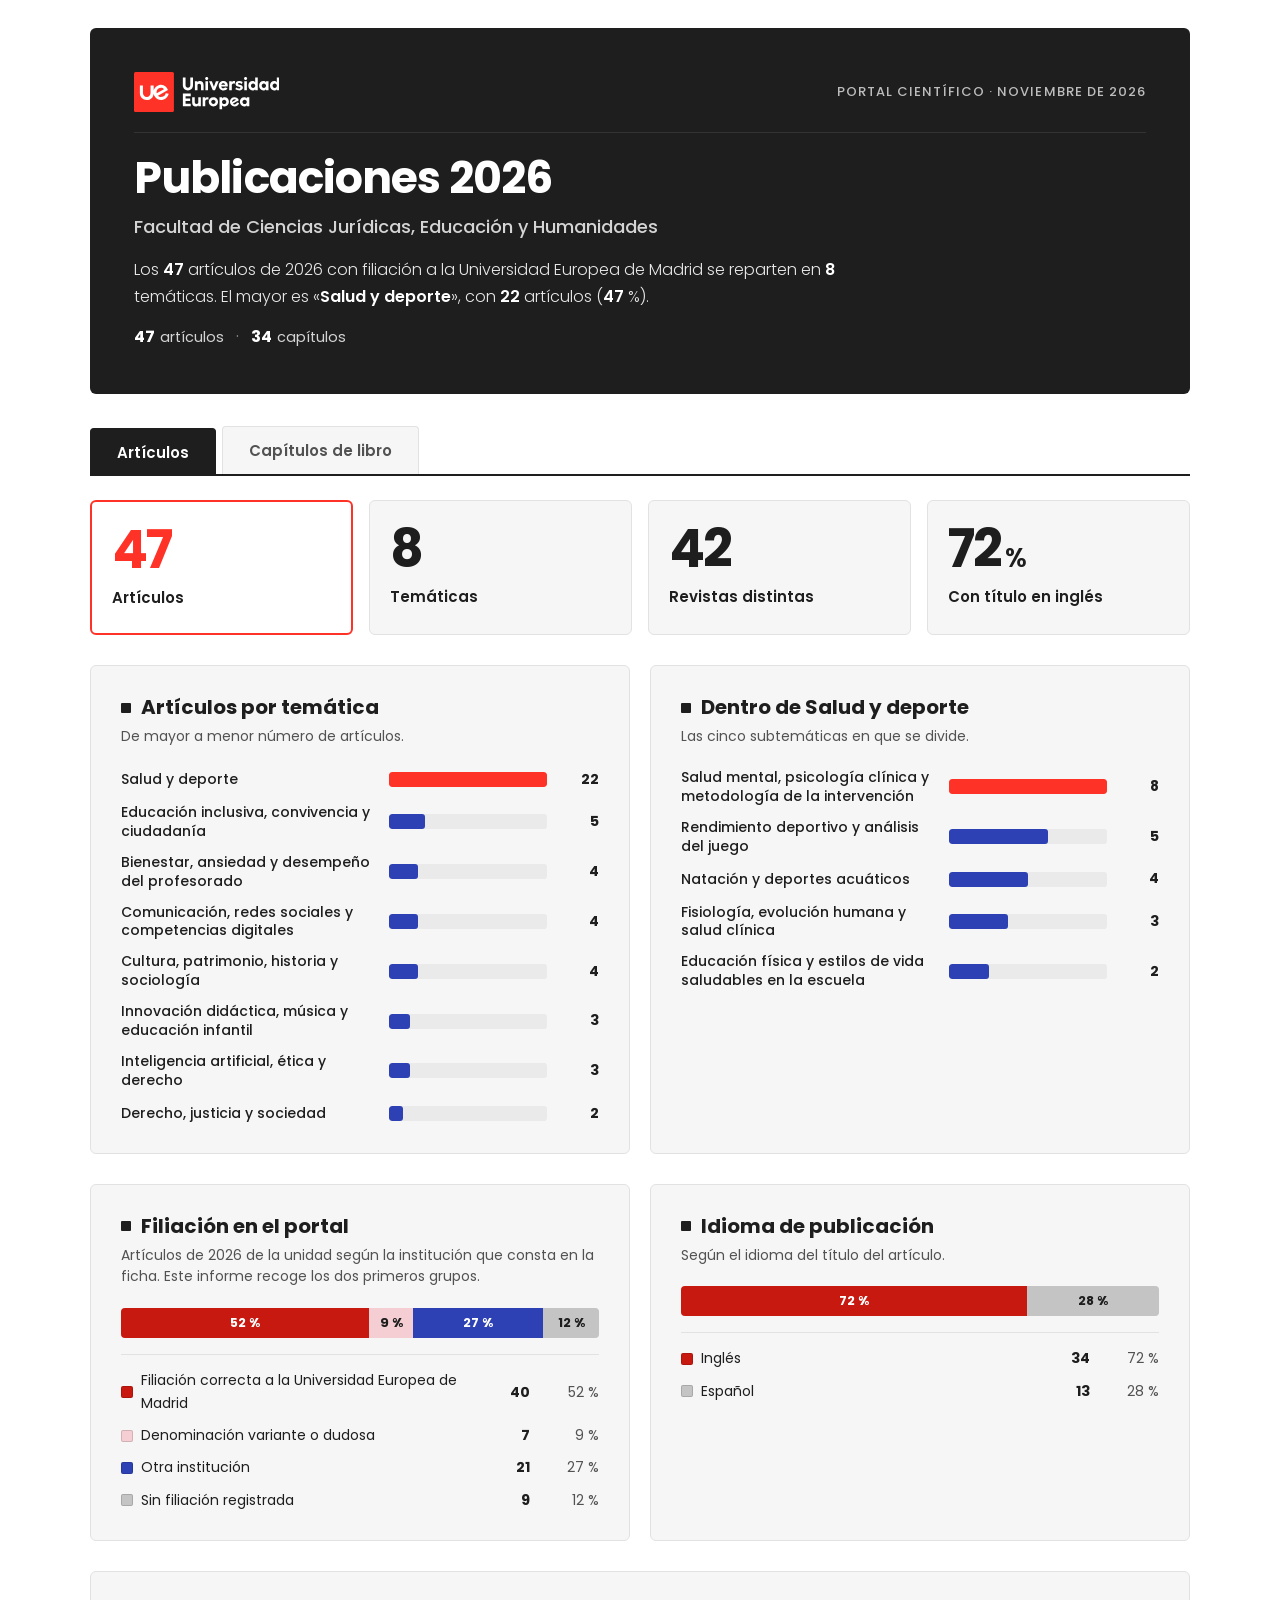
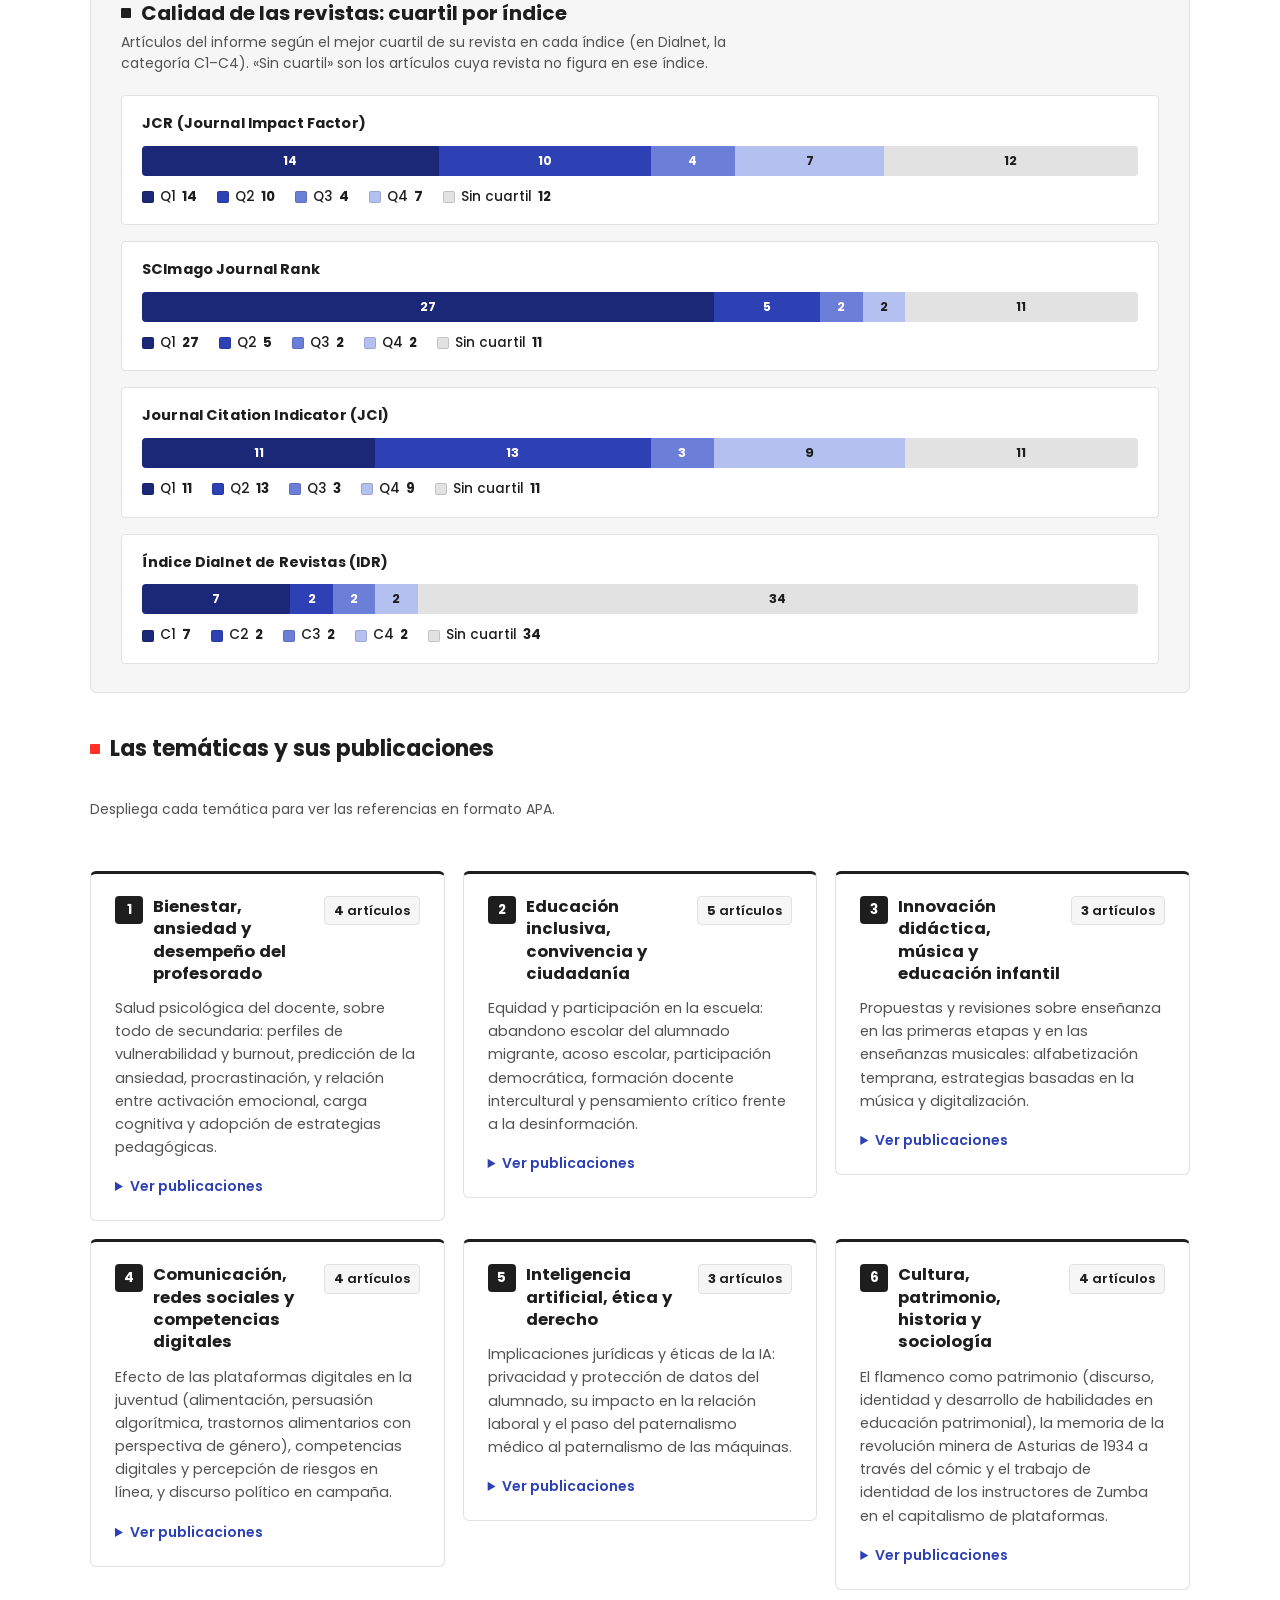
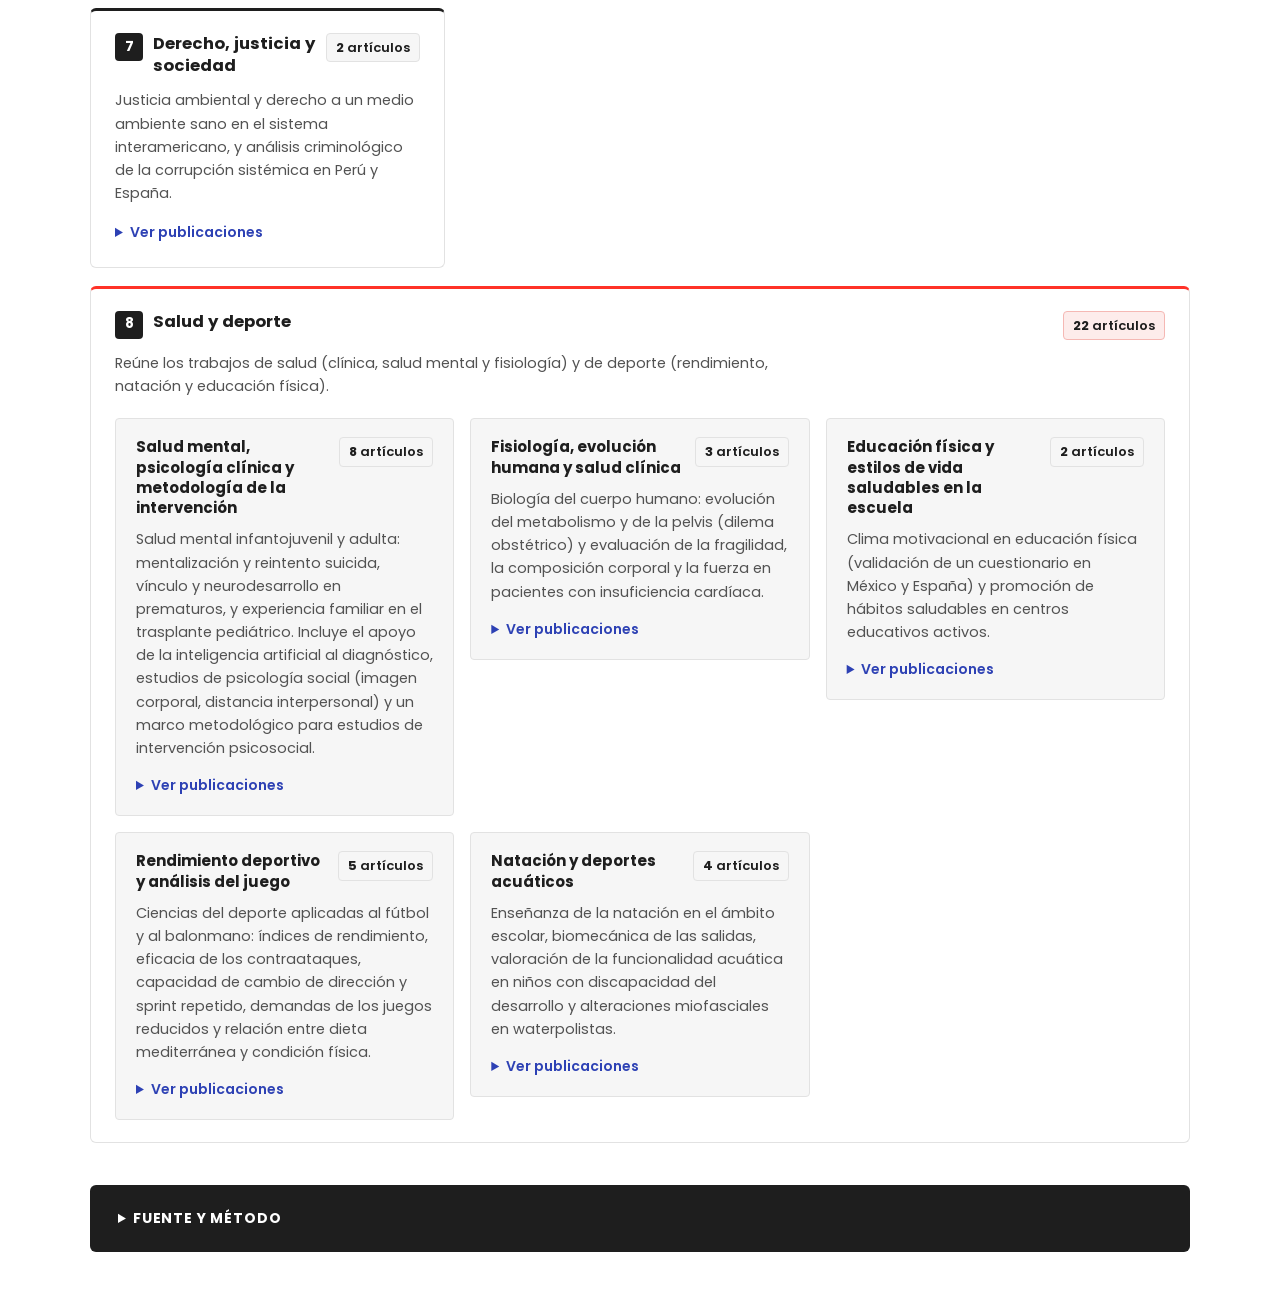
<file: index.html>
<!DOCTYPE html>
<html lang="es">
<head>
<meta charset="utf-8">
<meta name="viewport" content="width=device-width, initial-scale=1, viewport-fit=cover">
<title>Publicaciones 2026 · Facultad de Ciencias Jurídicas, Educación y Humanidades · Universidad Europea</title>
<link rel="preconnect" href="https://fonts.googleapis.com">
<link rel="preconnect" href="https://fonts.gstatic.com" crossorigin>
<link href="https://fonts.googleapis.com/css2?family=Poppins:wght@300;400;500;600;700;800&display=swap" rel="stylesheet">
<link rel="stylesheet" href="uem.css">
</head>
<body>

<div class="inf">
  <!-- CABECERA INSTITUCIONAL (ANTRACITA #1E1E1E) -->
  <header class="inf-hero">
    <div class="header-top">
      <!-- LOGO OFICIAL VECTORIAL UEM (Extraído en línea con cuadrado #FF3228) -->
      <svg class="logo-svg" viewBox="0 0 378.14 103.96" role="img" aria-label="Universidad Europea">
        <rect width="103.76" height="103.76" rx="4" fill="#FF3228"/>
        <path fill="#FFFFFF" d="M82.51,55.35c-1.48,6.81-6.86,8.73-9.14,9.25c-0.96,0.22-1.93,0.33-2.9,0.33c-3.13,0-6.09-1.18-8.16-3.23l25.82-14.92c-1.21-3.1-2.83-6.1-5.36-8.45c-4.49-4.16-11.02-6.06-17.03-4.64c-3.13,0.74-6.08,2.34-8.49,4.46c-2.07,1.82-3.78,4.06-4.93,6.57c-0.21,0.46-0.41,0.94-0.58,1.42c-0.26,0.72-0.47,1.46-0.63,2.22V34.79h-8.06v19.95c0,5.88-4.23,10.32-9.84,10.32c-5.65,0-9.91-4.44-9.91-10.32V34.79h-8.06v19.95c0,10.49,7.56,18.11,17.97,18.11c9.88,0,17.16-6.91,17.83-16.63c0.59,3.19,1.89,6.32,3.87,9c3.52,4.78,9.34,7.63,15.57,7.630c1.55,0,3.12-0.18,4.65-0.52c7.75-1.75,13.53-7.67,15.16-15.48L82.51,55.35z M58.86,55.02c-0.45-2.22-0.34-4.35,0.32-6.18c0.98-2.69,3.05-4.93,5.54-6.31c4.25-2.36,9.92-1.82,13.16,2.06L58.96,55.52L58.86,55.02z"/>
        <g fill="#FFFFFF">
          <path d="M126.95,34.58V14.15H134v20.43c0,3.71,2.67,6.48,6.19,6.48c3.52,0,6.14-2.76,6.14-6.48V14.15h7.05v20.43c0,7.67-5.62,13.33-13.19,13.33C132.57,47.91,126.95,42.25,126.95,34.58" />
          <path d="M180.9,34.25v13.24h-6.71v-12.1c0-3.24-1.76-5.1-4.52-5.1c-1.86,0-3.71,1.05-4.67,2.67v14.52h-6.71V24.1H165v2.76c1.29-2,3.76-3.24,6.38-3.24C177.29,23.63,180.9,27.68,180.9,34.25" />
          <path d="M192.33,47.49h-6.71V24.1h6.71V47.49z M193.05,16.82c0,2.24-1.86,4.09-4.090,4.09s-4.1-1.86-4.1-4.09c0-2.19,1.86-4.05,4.1-4.05S193.05,14.63,193.05,16.82" />
          <polygon points="210.53,47.49 204.81,47.49 195.1,24.1 202.38,24.1 207.67,38.34 212.86,24.1 220.19,24.1" />
          <path d="M237,33.1c-0.29-2.33-2.43-4.05-4.91-4.05c-2.81,0-4.67,1.52-5.29,4.05H237z M243.53,37.39h-16.81c0.62,3.19,2.81,4.86,6,4.86c2.09,0,4.29-0.95,5.1-2.38l5.24,3.19c-1.71,3.09-5.62,4.9-10.48,4.9c-6.86,0-12.29-5.33-12.29-12.29c0-6.81,5.33-12.05,12.14-12.05c6.33,0,11.29,4.9,11.29,11.14C243.72,35.58,243.67,36.48,243.53,37.39" />
          <path d="M262.67,24.06l-0.38,6.29c-0.9-0.33-2.05-0.52-3-0.52c-1.52,0-3.95,1.24-5.1,3.52v14.14h-6.71V24.1h6.71v2.76c1.14-2,3.67-3.24,5.62-3.24C261,23.63,261.96,23.77,262.67,24.06" />
          <path d="M263.34,45.01l2-4.67c2.19,1.62,5.05,2.48,7.9,2.48c2.1,0,3.43-0.81,3.43-1.9c-0.05-3.57-12.62-0.9-12.71-9.52c-0.05-4.38,3.86-7.76,9.38-7.76c3.29,0,6.57,0.81,8.91,2.67l-1.91,4.86c-1.81-1.38-4.76-2.43-7.29-2.43c-1.71,0-2.86,0.81-2.86,1.86c0.05,3.38,12.71,1.52,12.86,9.91c0,4.33-3.81,7.48-9.24,7.48C269.82,47.96,266.15,47.01,263.34,45.01" />
          <path d="M293.39,47.49h-6.71V24.1h6.71V47.49z M294.1,16.82c0,2.24-1.86,4.09-4.09,4.09c-2.24,0-4.1-1.86-4.1-4.09c0-2.19,1.86-4.05,4.1-4.05C292.25,12.77,294.1,14.63,294.1,16.82" />
          <polygon points="147.48,55.98 147.48,62.74 134.1,62.74 134.1,68.74 146.01,68.74 146.01,75.5 134.1,75.5 134.1,82.55 147.48,82.55 147.48,89.31 127.06,89.31 127.06,55.98" />
          <path d="M173.77,65.93v23.38h-6.71v-2.76c-1.33,2-3.81,3.24-6.38,3.24c-5.91,0-9.52-4.05-9.52-10.67V65.93h6.71v12.1c0,3.24,1.76,5.05,4.52,5.05c1.81,0,3.67-1,4.67-2.62V65.93H173.77z" />
          <path d="M193.68,65.88l-0.38,6.29c-0.9-0.33-2.05-0.52-3-0.52c-1.52,0-3.95,1.24-5.1,3.52v14.14h-6.71V65.93h6.71v2.76c1.14-2,3.67-3.24,5.62-3.24C192.01,65.45,192.96,65.59,193.68,65.88" />
          <path d="M200.78,77.64c0,3.24,2.38,5.71,5.57,5.71c3.14,0,5.57-2.48,5.57-5.71c0-3.33-2.43-5.76-5.57-5.76C203.16,71.88,200.78,74.31,200.78,77.64 M218.49,77.64c0,6.95-5.29,12.14-12.14,12.14c-6.9,0-12.14-5.19-12.14-12.14c0-6.95,5.24-12.19,12.14-12.19C213.2,65.45,218.49,70.69,218.49,77.64" />
          <path d="M235.87,65.45c-2.95,0-5.76,1.33-6.91,3.24v-2.76h-6.71v31.1h6.71V86.55c1.14,1.9,3.95,3.24,6.91,3.24c6.1,0,10.86-5.43,10.86-12.19C246.73,70.83,241.97,65.45,235.87,65.45z M234.35,83.36c-3.19,0-5.57-2.48-5.57-5.71c0-3.33,2.38-5.76,5.57-5.76c3.14,0,5.57,2.43,5.57,5.76C239.92,80.88,237.49,83.36,234.35,83.36z" />
          <path d="M314.96,14.15v12.71c-1.14-1.9-4-3.24-6.9-3.24c-6.1,0-10.91,5.38-10.91,12.14c0,6.76,4.81,12.19,10.91,12.19c2.95,0,5.76-1.33,6.9-3.24v2.76h6.71V14.15H314.96z M309.53,41.53c-3.19,0-5.57-2.48-5.57-5.71c0-3.33,2.38-5.76,5.57-5.76c3.14,0,5.57,2.43,5.57,5.76C315.1,39.06,312.67,41.53,309.53,41.53z" />
          <path d="M342.96,24.1v2.76c-1.14-1.9-4-3.24-6.9-3.24c-6.1,0-10.91,5.38-10.91,12.14c0,6.76,4.81,12.19,10.91,12.19c2.95,0,5.76-1.33,6.9-3.24v2.76h6.71V24.1H342.96z M337.54,41.53c-3.19,0-5.57-2.48-5.57-5.71c0-3.33,2.38-5.76,5.57-5.76c3.14,0,5.57,2.43,5.57,5.76C343.11,39.06,340.68,41.53,337.54,41.53z" />
          <path d="M371.2,14.15v12.71c-1.14-1.9-4-3.24-6.9-3.24c-6.1,0-10.91,5.38-10.91,12.14c0,6.76,4.81,12.19,10.91,12.19c2.95,0,5.76-1.33,6.9-3.24v2.76h6.71V14.15H371.2z M365.77,41.51c-3.19,0-5.57-2.48-5.57-5.71c0-3.33,2.38-5.76,5.57-5.76c3.14,0,5.57,2.43,5.57,5.76C371.35,39.03,368.92,41.51,365.77,41.51z" />
          <path d="M293.02,65.93v2.76c-1.14-1.9-4-3.24-6.9-3.24c-6.1,0-10.91,5.38-10.91,12.14c0,6.76,4.81,12.19,10.91,12.19c2.95,0,5.76-1.33,6.9-3.24v2.76h6.71V65.93H293.02z M287.59,83.36c-3.19,0-5.57-2.48-5.57-5.71c0-3.33,2.38-5.76,5.57-5.76c3.14,0,5.57,2.43,5.57,5.76C293.16,80.88,290.73,83.36,287.59,83.36z" />
          <path d="M267.67,79.42c-0.7,2.88-3.38,4.86-6.39,4.86c-1.75,0-3.29-0.67-4.41-1.79l10.65-6.15c0,0,0,0,0,0.01l5.02-2.91c-1.61-4.78-5.96-8.03-11.26-8.03c-6.79,0-11.94,5.25-11.94,12.23s5.15,12.18,11.94,12.18c5.76,0,10.64-3.75,11.87-9.21L267.67,79.42z M254.94,77.63c0-3.87,2.71-6.7,6.35-6.7c1.51,0,2.88,0.51,3.95,1.38l-10.29,5.65C254.95,77.86,254.94,77.75,254.94,77.63z" />
        </g>
      </svg>
      <div class="header-meta">Portal Científico · Noviembre de 2026</div>
    </div>

    <div class="hero-body">
      <h1>Publicaciones 2026</h1>
      <div class="inf-fac">Facultad de Ciencias Jurídicas, Educación y Humanidades</div>
      <p class="inf-lead" id="lead-art">Los <b>47</b> artículos de 2026 con filiación a la Universidad Europea de Madrid se reparten en <b>8</b> temáticas. El mayor es «<b>Salud y deporte</b>», con <b>22</b> artículos (<b>47</b> %).</p>
      <p class="inf-lead" id="lead-cap" hidden>Los <b>34</b> capítulos de libro de 2026 se reparten en <b>5</b> temáticas. Las mayores son «<b>Innovación docente y competencias en educación superior</b>» y «<b>Comunicación, cultura y sociedad</b>», con <b>8</b> capítulos cada una (<b>24</b> %).</p>
      <div class="hero-meta-summary">
        <span class="meta-item"><b>47</b> artículos</span>
        <span class="meta-sep">·</span>
        <span class="meta-item"><b>34</b> capítulos</span>
      </div>
    </div>
  </header>

<nav class="tabs" role="tablist"><button type="button" role="tab" data-tab="art" aria-selected="true">Artículos</button><button type="button" role="tab" data-tab="cap" aria-selected="false">Capítulos de libro</button></nav>
<div class="pn" id="panel-art">
<section class="tiles"><div class="tile"><b class="n">47</b><p>Artículos</p></div><div class="tile"><b class="n">8</b><p>Temáticas</p></div><div class="tile"><b class="n">42</b><p>Revistas distintas</p></div><div class="tile"><b class="n">72<span class="u">%</span></b><p>Con título en inglés</p></div></section>
<section class="grid2"><div class="card"><h2>Artículos por temática</h2><p class="note">De mayor a menor número de artículos.</p><div class="bars"><div class="bar top" title="Salud y deporte: 22 artículos (47 % del total)"><span class="lbl">Salud y deporte</span><span class="trk"><span class="fill" style="width:100.0%"></span></span><span class="val">22</span></div><div class="bar" title="Educación inclusiva, convivencia y ciudadanía: 5 artículos (11 % del total)"><span class="lbl">Educación inclusiva, convivencia y ciudadanía</span><span class="trk"><span class="fill" style="width:22.7%"></span></span><span class="val">5</span></div><div class="bar" title="Bienestar, ansiedad y desempeño del profesorado: 4 artículos (9 % del total)"><span class="lbl">Bienestar, ansiedad y desempeño del profesorado</span><span class="trk"><span class="fill" style="width:18.2%"></span></span><span class="val">4</span></div><div class="bar" title="Comunicación, redes sociales y competencias digitales: 4 artículos (9 % del total)"><span class="lbl">Comunicación, redes sociales y competencias digitales</span><span class="trk"><span class="fill" style="width:18.2%"></span></span><span class="val">4</span></div><div class="bar" title="Cultura, patrimonio, historia y sociología: 4 artículos (9 % del total)"><span class="lbl">Cultura, patrimonio, historia y sociología</span><span class="trk"><span class="fill" style="width:18.2%"></span></span><span class="val">4</span></div><div class="bar" title="Innovación didáctica, música y educación infantil: 3 artículos (6 % del total)"><span class="lbl">Innovación didáctica, música y educación infantil</span><span class="trk"><span class="fill" style="width:13.6%"></span></span><span class="val">3</span></div><div class="bar" title="Inteligencia artificial, ética y derecho: 3 artículos (6 % del total)"><span class="lbl">Inteligencia artificial, ética y derecho</span><span class="trk"><span class="fill" style="width:13.6%"></span></span><span class="val">3</span></div><div class="bar" title="Derecho, justicia y sociedad: 2 artículos (4 % del total)"><span class="lbl">Derecho, justicia y sociedad</span><span class="trk"><span class="fill" style="width:9.1%"></span></span><span class="val">2</span></div></div></div>
<div class="card"><h2>Dentro de Salud y deporte</h2><p class="note">Las cinco subtemáticas en que se divide.</p><div class="bars"><div class="bar top" title="Salud mental, psicología clínica y metodología de la intervención: 8 artículos (17 % del total)"><span class="lbl">Salud mental, psicología clínica y metodología de la intervención</span><span class="trk"><span class="fill" style="width:100.0%"></span></span><span class="val">8</span></div><div class="bar" title="Rendimiento deportivo y análisis del juego: 5 artículos (11 % del total)"><span class="lbl">Rendimiento deportivo y análisis del juego</span><span class="trk"><span class="fill" style="width:62.5%"></span></span><span class="val">5</span></div><div class="bar" title="Natación y deportes acuáticos: 4 artículos (9 % del total)"><span class="lbl">Natación y deportes acuáticos</span><span class="trk"><span class="fill" style="width:50.0%"></span></span><span class="val">4</span></div><div class="bar" title="Fisiología, evolución humana y salud clínica: 3 artículos (6 % del total)"><span class="lbl">Fisiología, evolución humana y salud clínica</span><span class="trk"><span class="fill" style="width:37.5%"></span></span><span class="val">3</span></div><div class="bar" title="Educación física y estilos de vida saludables en la escuela: 2 artículos (4 % del total)"><span class="lbl">Educación física y estilos de vida saludables en la escuela</span><span class="trk"><span class="fill" style="width:25.0%"></span></span><span class="val">2</span></div></div></div></section>
<section class="grid2"><div class="card"><h2>Filiación en el portal</h2><p class="note">Artículos de 2026 de la unidad según la institución que consta en la ficha. Este informe recoge los dos primeros grupos.</p><div class="stk"><span title="Filiación correcta a la Universidad Europea de Madrid: 40" style="flex:40 1 0;background:var(--color-red-accessible)">52 %</span><span title="Denominación variante o dudosa: 7" style="flex:7 1 0;background:#F4CED2;color:#1E1E1E">9 %</span><span title="Otra institución: 21" style="flex:21 1 0;background:var(--color-blue)">27 %</span><span title="Sin filiación registrada: 9" style="flex:9 1 0;background:var(--color-bar-unregistered);color:#1E1E1E">12 %</span></div><div class="legend"><div><i class="sw" style="background:var(--color-red-accessible)"></i><span>Filiación correcta a la Universidad Europea de Madrid</span><b class="v">40</b><span class="p">52 %</span></div><div><i class="sw" style="background:#F4CED2"></i><span>Denominación variante o dudosa</span><b class="v">7</b><span class="p">9 %</span></div><div><i class="sw" style="background:var(--color-blue)"></i><span>Otra institución</span><b class="v">21</b><span class="p">27 %</span></div><div><i class="sw" style="background:var(--color-bar-unregistered)"></i><span>Sin filiación registrada</span><b class="v">9</b><span class="p">12 %</span></div></div></div>
<div class="card"><h2>Idioma de publicación</h2><p class="note">Según el idioma del título del artículo.</p><div class="stk"><span title="Inglés: 34" style="flex:34 1 0;background:var(--color-red-accessible)">72 %</span><span title="Español: 13" style="flex:13 1 0;background:var(--color-bar-unregistered);color:#1E1E1E">28 %</span></div><div class="legend"><div><i class="sw" style="background:var(--color-red-accessible)"></i><span>Inglés</span><b class="v">34</b><span class="p">72 %</span></div><div><i class="sw" style="background:var(--color-bar-unregistered)"></i><span>Español</span><b class="v">13</b><span class="p">28 %</span></div></div></div></section>
<section class="card"><h2>Calidad de las revistas: cuartil por índice</h2><p class="note">Artículos del informe según el mejor cuartil de su revista en cada índice (en Dialnet, la categoría C1–C4). «Sin cuartil» son los artículos cuya revista no figura en ese índice.</p><div class="idx"><div class="idx-b"><div class="idx-t">JCR (Journal Impact Factor)</div><div class="stk"><span class="q1-bg" title="JCR (Journal Impact Factor) · Q1: 14" style="flex:14 1 0">14</span><span class="q2-bg" title="JCR (Journal Impact Factor) · Q2: 10" style="flex:10 1 0">10</span><span class="q3-bg" title="JCR (Journal Impact Factor) · Q3: 4" style="flex:4 1 0">4</span><span class="q4-bg" title="JCR (Journal Impact Factor) · Q4: 7" style="flex:7 1 0">7</span><span class="qn-bg" title="JCR (Journal Impact Factor) · Sin cuartil: 12" style="flex:12 1 0">12</span></div><div class="idx-l"><span class="idx-i"><i class="sw q1-bg"></i>Q1 <b>14</b></span><span class="idx-i"><i class="sw q2-bg"></i>Q2 <b>10</b></span><span class="idx-i"><i class="sw q3-bg"></i>Q3 <b>4</b></span><span class="idx-i"><i class="sw q4-bg"></i>Q4 <b>7</b></span><span class="idx-i"><i class="sw qn-bg"></i>Sin cuartil <b>12</b></span></div></div><div class="idx-b"><div class="idx-t">SCImago Journal Rank</div><div class="stk"><span class="q1-bg" title="SCImago Journal Rank · Q1: 27" style="flex:27 1 0">27</span><span class="q2-bg" title="SCImago Journal Rank · Q2: 5" style="flex:5 1 0">5</span><span class="q3-bg" title="SCImago Journal Rank · Q3: 2" style="flex:2 1 0">2</span><span class="q4-bg" title="SCImago Journal Rank · Q4: 2" style="flex:2 1 0">2</span><span class="qn-bg" title="SCImago Journal Rank · Sin cuartil: 11" style="flex:11 1 0">11</span></div><div class="idx-l"><span class="idx-i"><i class="sw q1-bg"></i>Q1 <b>27</b></span><span class="idx-i"><i class="sw q2-bg"></i>Q2 <b>5</b></span><span class="idx-i"><i class="sw q3-bg"></i>Q3 <b>2</b></span><span class="idx-i"><i class="sw q4-bg"></i>Q4 <b>2</b></span><span class="idx-i"><i class="sw qn-bg"></i>Sin cuartil <b>11</b></span></div></div><div class="idx-b"><div class="idx-t">Journal Citation Indicator (JCI)</div><div class="stk"><span class="q1-bg" title="Journal Citation Indicator (JCI) · Q1: 11" style="flex:11 1 0">11</span><span class="q2-bg" title="Journal Citation Indicator (JCI) · Q2: 13" style="flex:13 1 0">13</span><span class="q3-bg" title="Journal Citation Indicator (JCI) · Q3: 3" style="flex:3 1 0">3</span><span class="q4-bg" title="Journal Citation Indicator (JCI) · Q4: 9" style="flex:9 1 0">9</span><span class="qn-bg" title="Journal Citation Indicator (JCI) · Sin cuartil: 11" style="flex:11 1 0">11</span></div><div class="idx-l"><span class="idx-i"><i class="sw q1-bg"></i>Q1 <b>11</b></span><span class="idx-i"><i class="sw q2-bg"></i>Q2 <b>13</b></span><span class="idx-i"><i class="sw q3-bg"></i>Q3 <b>3</b></span><span class="idx-i"><i class="sw q4-bg"></i>Q4 <b>9</b></span><span class="idx-i"><i class="sw qn-bg"></i>Sin cuartil <b>11</b></span></div></div><div class="idx-b"><div class="idx-t">Índice Dialnet de Revistas (IDR)</div><div class="stk"><span class="q1-bg" title="Índice Dialnet de Revistas (IDR) · C1: 7" style="flex:7 1 0">7</span><span class="q2-bg" title="Índice Dialnet de Revistas (IDR) · C2: 2" style="flex:2 1 0">2</span><span class="q3-bg" title="Índice Dialnet de Revistas (IDR) · C3: 2" style="flex:2 1 0">2</span><span class="q4-bg" title="Índice Dialnet de Revistas (IDR) · C4: 2" style="flex:2 1 0">2</span><span class="qn-bg" title="Índice Dialnet de Revistas (IDR) · Sin cuartil: 34" style="flex:34 1 0">34</span></div><div class="idx-l"><span class="idx-i"><i class="sw q1-bg"></i>C1 <b>7</b></span><span class="idx-i"><i class="sw q2-bg"></i>C2 <b>2</b></span><span class="idx-i"><i class="sw q3-bg"></i>C3 <b>2</b></span><span class="idx-i"><i class="sw q4-bg"></i>C4 <b>2</b></span><span class="idx-i"><i class="sw qn-bg"></i>Sin cuartil <b>34</b></span></div></div></div></section>
<h2 class="sec">Las temáticas y sus publicaciones</h2><p class="note">Despliega cada temática para ver las referencias en formato APA.</p>
<div class="cards"><article class="tc"><div class="tc-h"><span class="tc-num">1</span><h3>Bienestar, ansiedad y desempeño del profesorado</h3><span class="pill"><b>4</b> artículos</span></div><p class="idea">Salud psicológica del docente, sobre todo de secundaria: perfiles de vulnerabilidad y burnout, predicción de la ansiedad, procrastinación, y relación entre activación emocional, carga cognitiva y adopción de estrategias pedagógicas.</p><details><summary>Ver publicaciones</summary><ul class="refs"><li>Cortés Vázquez, M., &amp; Villan Rodríguez, A. (2026). Emotional activation, cognitive load, and engagement: Neuropsychological correlates in teachers” adoption of pedagogical strategies. <i>Cuadernos de Neuropsicología</i>, <i>20</i>(1), 30-46.</li><li>Di Petrillo, E., González-Bernal, J. J., Villanova, M., Caggiano, V., Gutiérrez-Caballero, J. M., Blázquez-Gutiérrez, L., Blázquez-Manzano, A., &amp; Rodríguez-Fernández, P. (2026). Why do teachers procrastinate? The role of fear of negative evaluation and intolerance of uncertainty. <i>Frontiers in Psychology</i>, <i>17</i>. <a href="https://doi.org/10.3389/FPSYG.2026.1881258" target="_blank" rel="noopener noreferrer">https://doi.org/10.3389/FPSYG.2026.1881258</a></li><li>Rodríguez-Fernández, P., Di Petrillo, E., Villanova, M., Caggiano, V., Gutiérrez-Caballero, J. M., Blázquez-Gutiérrez, L., Blázquez-Manzano, A., &amp; González-Bernal, J. J. (2026). Beyond burnout: Psychological vulnerability profiles in secondary school teachers. <i>Acta Psychologica</i>, <i>270</i>. <a href="https://doi.org/10.1016/J.ACTPSY.2026.107777" target="_blank" rel="noopener noreferrer">https://doi.org/10.1016/J.ACTPSY.2026.107777</a></li><li>Rodríguez Fernández, P., Di Petrillo, E., Villanova, M., Caggiano, V., Gutiérrez Caballero, J. M., Blázquez Gutiérrez, L., Blázquez Manzano, A., &amp; González Bernal, J. (2026). Predicting anxiety in secondary school teachers: a transdiagnostic approach. <i>EJIHPE: European Journal of Investigation in Health, Psychology and Education</i>, <i>16</i>(8), 112. <a href="https://doi.org/10.3390/EJIHPE16080112" target="_blank" rel="noopener noreferrer">https://doi.org/10.3390/EJIHPE16080112</a></li></ul></details></article><article class="tc"><div class="tc-h"><span class="tc-num">2</span><h3>Educación inclusiva, convivencia y ciudadanía</h3><span class="pill"><b>5</b> artículos</span></div><p class="idea">Equidad y participación en la escuela: abandono escolar del alumnado migrante, acoso escolar, participación democrática, formación docente intercultural y pensamiento crítico frente a la desinformación.</p><details><summary>Ver publicaciones</summary><ul class="refs"><li>Alger Barrio, I., &amp; Cortés Vázquez, M. (2026). El abandono escolar temprano en población migrante en el contexto educativo español: una revisión sistemática de factores, estrategias y políticas educativas actuales. <i>Foro de Educación</i>, <i>24</i>(2), 118-141.</li><li>Arsuaga Méndez, A., Cordero Verdugo, R., Pinto Tortosa, A. J., &amp; Vilches Fuentes, G. (2026). Trabajando el pensamiento crítico como respuesta a la manipulación, los bulos y las presiones sociales: propuesta educativa desde el aula universitaria. <i>UNES: Universidad, escuela y sociedad</i>, <i>21</i>. <a href="https://doi.org/10.30827/UNES.I21.34526" target="_blank" rel="noopener noreferrer">https://doi.org/10.30827/UNES.I21.34526</a></li><li>Sánchez Domínguez, C., Lores Gómez, B., Ruiz Lázaro, J., &amp; Martínez Requejo, S. (2026). The role of the school as a space for democratic participation: Systematic review (2019-2025). <i>Espacio, Tiempo y Educación</i>, <i>13</i>(1), 294-301.</li><li>Shuali Trachtenberg, T., Moril Valle, R., Carmona, C., Aneas Álvarez, A., Simó Sánchez, M., &amp; Tenreiro Rodríguez, V. (2026). The IMAGINE Programme: Inspiring Innovative Practice for Intercultural and Democratic Teacher Education in Europe. <i>Education Sciences</i>, <i>16</i>(8). <a href="https://doi.org/10.3390/EDUCSCI16081323" target="_blank" rel="noopener noreferrer">https://doi.org/10.3390/EDUCSCI16081323</a></li><li>Villaverde-Caramés, E. J., Romero-Chouza, Ó., Barbero-Alcocer, I., &amp; Vargas-Terrones, M. (2026). Bullying victimization, support networks, and perceived school preparedness in Spain: a multi-stakeholder survey study. <i>Frontiers in Education</i>, <i>11</i>. <a href="https://doi.org/10.3389/FEDUC.2026.1918289" target="_blank" rel="noopener noreferrer">https://doi.org/10.3389/FEDUC.2026.1918289</a></li></ul></details></article><article class="tc"><div class="tc-h"><span class="tc-num">3</span><h3>Innovación didáctica, música y educación infantil</h3><span class="pill"><b>3</b> artículos</span></div><p class="idea">Propuestas y revisiones sobre enseñanza en las primeras etapas y en las enseñanzas musicales: alfabetización temprana, estrategias basadas en la música y digitalización.</p><details><summary>Ver publicaciones</summary><ul class="refs"><li>Martín Ruiz, N., Moreno Núñez, A., &amp; Jiménez-García, E. (2026). Music-based teaching strategies: a systematic review of their use in early childhood education. <i>Journal for the Study of Education and Development, Infancia y Aprendizaje</i>, <i>49</i>(2), 369-398. <a href="https://doi.org/10.1177/02103702261419660" target="_blank" rel="noopener noreferrer">https://doi.org/10.1177/02103702261419660</a></li><li>Rodrigo Fernández, M. (2026). La digitalización en las enseñanzas musicales: entre la resistencia y la oportunidad. <i>Electronic Journal of Music in Education</i>, <i>57</i>, 101-115. <a href="https://doi.org/10.5281/ZENODO.21794943" target="_blank" rel="noopener noreferrer">https://doi.org/10.5281/ZENODO.21794943</a></li><li>Villan Rodríguez, A., Aboud Jiménez, G. M., &amp; Cortés Vázquez, M. (2026). Estuletras: Innovación pedagógica para el desarrollo comunicativo y la alfabetización temprana en educación infantil. <i>Vivat Academia</i>, <i>159</i>. <a href="https://doi.org/10.15178/VA.2026.159.E1705" target="_blank" rel="noopener noreferrer">https://doi.org/10.15178/VA.2026.159.E1705</a></li></ul></details></article><article class="tc"><div class="tc-h"><span class="tc-num">4</span><h3>Comunicación, redes sociales y competencias digitales</h3><span class="pill"><b>4</b> artículos</span></div><p class="idea">Efecto de las plataformas digitales en la juventud (alimentación, persuasión algorítmica, trastornos alimentarios con perspectiva de género), competencias digitales y percepción de riesgos en línea, y discurso político en campaña.</p><details><summary>Ver publicaciones</summary><ul class="refs"><li>Esmorís Galán, M. L., Martín López, S., &amp; Corrales Aznar, J. M. (2026). Las elecciones presidenciales estadounidenses del 2024: discurso y comunicación política de Kamala Harris y Donald Trump. <i>Revista de Comunicación de la SEECI</i>, <i>59</i>. <a href="https://doi.org/10.15198/SEECI.2026.59.E919" target="_blank" rel="noopener noreferrer">https://doi.org/10.15198/SEECI.2026.59.E919</a></li><li>Faria, L. d. C., Cordero Verdugo, R., &amp; Pérez Suárez, J. R. (2026). Competencias digitales e integración profesional: el papel mediador de la percepción de la seguridad y los riesgos en línea. <i>Tendencias Sociales. Revista de Sociología</i>, <i>15</i>, 5-28. <a href="https://doi.org/10.5944/TS.2026.47751" target="_blank" rel="noopener noreferrer">https://doi.org/10.5944/TS.2026.47751</a></li><li>Vázquez, E., Cordero Verdugo, R., &amp; Pérez Suárez, J. R. (2026). Redes sociales y hábitos alimentarios en jóvenes: evidencia emergente para el diseño de programas preventivos de trastornos alimentarios en atención primaria desde una perspectiva de género. <i>MUSAS: revista de investigación en mujer, salud y sociedad</i>, <i>11</i>(1), 3-23. <a href="https://doi.org/10.1344/MUSAS2026.VOL11.NUM1.1" target="_blank" rel="noopener noreferrer">https://doi.org/10.1344/MUSAS2026.VOL11.NUM1.1</a></li><li>Vázquez Trejo, E., Cordero Verdugo, R., &amp; Pérez Suárez, J. R. (2026). Personalización algorítmica, persuasión digital y alimentación en Instagram: percepciones de la juventud española desde la perspectiva de la inteligencia artificial. <i>Tendencias Sociales. Revista de Sociología</i>, <i>16</i>, 145-168. <a href="https://doi.org/10.5944/TS.2026.49949" target="_blank" rel="noopener noreferrer">https://doi.org/10.5944/TS.2026.49949</a></li></ul></details></article><article class="tc"><div class="tc-h"><span class="tc-num">5</span><h3>Inteligencia artificial, ética y derecho</h3><span class="pill"><b>3</b> artículos</span></div><p class="idea">Implicaciones jurídicas y éticas de la IA: privacidad y protección de datos del alumnado, su impacto en la relación laboral y el paso del paternalismo médico al paternalismo de las máquinas.</p><details><summary>Ver publicaciones</summary><ul class="refs"><li>Fonseca Díaz, A., &amp; Popiuc, M. P. (2026). Implicaciones de los sistemas de inteligencia artificial en la relación laboral. <i>Revista de Trabajo y Seguridad Social. CEF</i>, <i>491</i>, 172-196. <a href="https://doi.org/10.51302/RTSS.2026.24791" target="_blank" rel="noopener noreferrer">https://doi.org/10.51302/RTSS.2026.24791</a></li><li>Molina, Ó. A., Herreros, B., &amp; de Vega González, G. (2026). MACHINES THAT EXPRESS EMOTIONS: FROM MEDICAL PATERNALISM TO MACHINE PATERNALISM? <i>Acta Bioethica</i>, <i>32</i>(2), 207-212. <a href="https://doi.org/10.4067/S1726-569X2026000200207" target="_blank" rel="noopener noreferrer">https://doi.org/10.4067/S1726-569X2026000200207</a></li><li>Niño Camazón, J. M., Davara Fernández de Marcos, E., &amp; Davara Fernández de Marcos, L. (2026). Asistentes inteligentes para garantizar la privacidad y la protección de datos en el alumnado. <i>Revista de educación y derecho = Education and law review</i>, <i>33</i>. <a href="https://doi.org/10.1344/REYD2026.33.50778" target="_blank" rel="noopener noreferrer">https://doi.org/10.1344/REYD2026.33.50778</a></li></ul></details></article><article class="tc"><div class="tc-h"><span class="tc-num">6</span><h3>Cultura, patrimonio, historia y sociología</h3><span class="pill"><b>4</b> artículos</span></div><p class="idea">El flamenco como patrimonio (discurso, identidad y desarrollo de habilidades en educación patrimonial), la memoria de la revolución minera de Asturias de 1934 a través del cómic y el trabajo de identidad de los instructores de Zumba en el capitalismo de plataformas.</p><details><summary>Ver publicaciones</summary><ul class="refs"><li>Cortés-Vázquez, M., &amp; Villán Rodríguez, A. (2026). Discourse and Linguistic Dimensions of Flamenco: A Systematic Review on Oral Tradition, Identity, and Cultural Narratives. <i>Journal of Culture and Values in Education</i>, <i>9</i>(3), 50-75. <a href="https://doi.org/10.46303/JCVE.2026.39" target="_blank" rel="noopener noreferrer">https://doi.org/10.46303/JCVE.2026.39</a></li><li>López-Ruiz, C., Palma-Martos, L., Cortés-Vázquez, M., &amp; Heredia-Carroza, J. (2026). Sense of Community, Intergenerational Interaction and Skill Development in Heritage Education: Evidence from Flamenco in Spain. <i>Heritage and Society</i>. <a href="https://doi.org/10.1080/2159032X.2026.2732628" target="_blank" rel="noopener noreferrer">https://doi.org/10.1080/2159032X.2026.2732628</a></li><li>Moldes Farelo, R., &amp; Addolorato, S. (2026). El trabajo de identidad en el capitalismo de plataformas: el caso de la red de instructores de Zumba® (ZIN™). <i>RES. Revista Española de Sociología</i>, <i>35</i>(4). <a href="https://doi.org/10.22325/FES/RES.2026.319" target="_blank" rel="noopener noreferrer">https://doi.org/10.22325/FES/RES.2026.319</a></li><li>Pinto Tortosa, A. J., &amp; Vilches Fuentes, G. (2026). «La vieja canción de siempre»: aproximación a la revolución minera de Asturias (1934) a través de La balada del norte, de Alfonso Zapico. <i>Historia Contemporánea</i>, 991-1025. <a href="https://doi.org/10.1387/HC.26756" target="_blank" rel="noopener noreferrer">https://doi.org/10.1387/HC.26756</a></li></ul></details></article><article class="tc"><div class="tc-h"><span class="tc-num">7</span><h3>Derecho, justicia y sociedad</h3><span class="pill"><b>2</b> artículos</span></div><p class="idea">Justicia ambiental y derecho a un medio ambiente sano en el sistema interamericano, y análisis criminológico de la corrupción sistémica en Perú y España.</p><details><summary>Ver publicaciones</summary><ul class="refs"><li>García Muñoz, S., &amp; Perotti Pinciroli, I. G. (2026). The Inter-American ecocentric turn of the right to a healthy environment: from transformative approaches to environmental and climate justice. <i>Transnational Legal Theory</i>, <i>17</i>(1), 24-58. <a href="https://doi.org/10.1080/20414005.2026.2645465" target="_blank" rel="noopener noreferrer">https://doi.org/10.1080/20414005.2026.2645465</a></li><li>Silva Esquinas, A., &amp; Ríos Patio, G. (2026). SOBERANÍA TÓXICA Y CORRUPCIÓN SISTÉMICA: UNA MIRADA ULTRARREALISTA A PERÚ Y ESPAÑA. <i>Vox Juris</i>, <i>44</i>(1).</li></ul></details></article><article class="tc full"><div class="tc-h"><span class="tc-num">8</span><h3>Salud y deporte</h3><span class="pill"><b>22</b> artículos</span></div><p class="idea">Reúne los trabajos de salud (clínica, salud mental y fisiología) y de deporte (rendimiento, natación y educación física).</p><div class="subs"><div class="sub"><div class="sub-h"><h4>Salud mental, psicología clínica y metodología de la intervención</h4><span class="pill"><b>8</b> artículos</span></div><p class="idea">Salud mental infantojuvenil y adulta: mentalización y reintento suicida, vínculo y neurodesarrollo en prematuros, y experiencia familiar en el trasplante pediátrico. Incluye el apoyo de la inteligencia artificial al diagnóstico, estudios de psicología social (imagen corporal, distancia interpersonal) y un marco metodológico para estudios de intervención psicosocial.</p><details><summary>Ver publicaciones</summary><ul class="refs"><li>Alberca-González, A., &amp; Fernández Jiménez, E. (2026). Artificial intelligence support for diagnosis of neurodevelopmental disorders during childhood: an umbrella review. <i>Frontiers in Psychiatry</i>, <i>17</i>, 1697185. <a href="https://doi.org/10.3389/FPSYT.2026.1697185" target="_blank" rel="noopener noreferrer">https://doi.org/10.3389/FPSYT.2026.1697185</a></li><li>Andreo-Jover, J., Fernández-Jiménez, E., Ayad-Ahmed, W., Bobes-Bascarán, M. T., Botí, M. Á., Bravo-Ortiz, M. F., Crespo-Facorro, B., Cebria Meca, A. I., De la Torre-Luque, A., Díaz-Marsa, M., Elices, M., García-Ramos, A., González-Pinto, A., Gosling, M. C., Grande, I., Jiménez-Treviño, L., Palao-Tarrero, A., Palao Vidal, D. J., Roberto, N., et al. (2026). Association between hypomentalizing and suicide reattempt: a 12-month follow-up study. <i>BMC Psychiatry</i>, <i>26</i>(1). <a href="https://doi.org/10.1186/S12888-026-07990-6" target="_blank" rel="noopener noreferrer">https://doi.org/10.1186/S12888-026-07990-6</a></li><li>Barbero-Alcocer, I., González-del-Castillo, J., &amp; Carbonell-Bernal, N. (2026). Body appreciation and resilience are associated with self-esteem among women competing in fitness and bodybuilding: a cross-sectional study. <i>Frontiers in Sports and Active Living</i>, <i>8</i>. <a href="https://doi.org/10.3389/FSPOR.2026.1948649" target="_blank" rel="noopener noreferrer">https://doi.org/10.3389/FSPOR.2026.1948649</a></li><li>Garrido-Bolton, J., de la Vega, R., Bravo-Ortiz, M. F., &amp; Fernández-Jiménez, E. (2026). Experiences of parents and adolescents throughout the solid-organ transplantation process: a focus group study. <i>Frontiers in Psychiatry</i>, <i>17</i>, 1-10. <a href="https://doi.org/10.3389/FPSYT.2026.1633641" target="_blank" rel="noopener noreferrer">https://doi.org/10.3389/FPSYT.2026.1633641</a></li><li>González del Castillo, J., Carbonell Bernal, N., &amp; Barbero Alcocer, I. (2026). From protocol to analysis in psychosocial intervention studies: A practical playbook for transparent and auditable workflows. <i>Methods in Psychology</i>, <i>15</i>, 100282. <a href="https://doi.org/10.1016/J.METIP.2026.100282" target="_blank" rel="noopener noreferrer">https://doi.org/10.1016/J.METIP.2026.100282</a></li><li>Iandolo, G., López de la Nieta, O., Benedicto, C., Fong, S., Carollo, A., Esposito, G., Angel Ardiaca, C., Alonso Campuzano, C., &amp; Koeneke Hoenicka, M. A. (2026). Cultural and relational factors in interpersonal distance regulation: evidence from a 2D screen-based task in Spain, Italy, and Japan. <i>Frontiers in Psychology</i>, <i>17</i>. <a href="https://doi.org/10.3389/FPSYG.2026.1802960" target="_blank" rel="noopener noreferrer">https://doi.org/10.3389/FPSYG.2026.1802960</a></li><li>Riera-Martín, A., Calvo, A., Estévez-Domingo, M., Zumeta-Olaskoaga, L., Fernández-Jiménez, E., Iruin Sanz, Á., Torres-Giménez, A., &amp; Moreno-Íñiguez, M. (2026). Early parental mental health and postnatal bonding as predictors of neurodevelopmental outcomes in very preterm or very low birth weight infants: A three-year prospective study. <i>Early Human Development</i>, <i>222</i>. <a href="https://doi.org/10.1016/J.EARLHUMDEV.2026.106620" target="_blank" rel="noopener noreferrer">https://doi.org/10.1016/J.EARLHUMDEV.2026.106620</a></li><li>Simón, M., Fernández-Jiménez, E., García-Sánchez, P., Rubik, J., Canalejo-Gonzalez, D., Lacaille, F., Bergamo, C., Hugo-Martin, V., Benetti, E., Bermúdez, A., Gonzalez-Vicent, M., Costa, T., Sevilla, P., Simó-Nebot, S., Bueno, D., Ramos-Boluda, E., Vigezzi, S., Pérez-Martinez, A., &amp; Méndez-Echevarría, A. (2026). Pet ownership and parent-reported mental health in pediatric transplantation. A cross-sectional study from the European reference network Transplantchild. The pink study. <i>One Health</i>, <i>22</i>. <a href="https://doi.org/10.1016/J.ONEHLT.2026.101337" target="_blank" rel="noopener noreferrer">https://doi.org/10.1016/J.ONEHLT.2026.101337</a></li></ul></details></div><div class="sub"><div class="sub-h"><h4>Fisiología, evolución humana y salud clínica</h4><span class="pill"><b>3</b> artículos</span></div><p class="idea">Biología del cuerpo humano: evolución del metabolismo y de la pelvis (dilema obstétrico) y evaluación de la fragilidad, la composición corporal y la fuerza en pacientes con insuficiencia cardíaca.</p><details><summary>Ver publicaciones</summary><ul class="refs"><li>Iturriaga, T., Margalejo, A., Sal-de-Rellán, A., Aguilar-Iglesias, L., Baos, S., Saez-Maleta, R., Capo, X., Gonzalez-Freire, M., Santiago, C., &amp; Perez-Rivera, J.-A. (2026). Body composition, muscle strength and novel biomarkers in acute heart failure patients: a comprehensive frailty assessment. <i>Nutrition, Metabolism and Cardiovascular Diseases</i>, <i>36</i>(10). <a href="https://doi.org/10.1016/J.NUMECD.2026.104804" target="_blank" rel="noopener noreferrer">https://doi.org/10.1016/J.NUMECD.2026.104804</a></li><li>Prado-Nóvoa, O., Zorrilla-Revilla, G., Howard, K. R., Laskaridou, E., Marinik, E. L., &amp; Davy, K. P. (2026). Slow it down: evolution of human metabolism over two million years. <i>Historical Biology</i>, <i>38</i>(4), 1177-1196. <a href="https://doi.org/10.1080/08912963.2025.2501786" target="_blank" rel="noopener noreferrer">https://doi.org/10.1080/08912963.2025.2501786</a></li><li>Zorrilla-Revilla, G., Prado-Nóvoa, O., Davy, K. P., Carretero, J. M., &amp; García-González, R. (2026). Pelvic breadth and juvenile locomotor energetics: Implications for the obstetrical dilemma hypothesis across human growth in past and present humans. <i>Anatomical Record</i>. <a href="https://doi.org/10.1002/AR.70329" target="_blank" rel="noopener noreferrer">https://doi.org/10.1002/AR.70329</a></li></ul></details></div><div class="sub"><div class="sub-h"><h4>Educación física y estilos de vida saludables en la escuela</h4><span class="pill"><b>2</b> artículos</span></div><p class="idea">Clima motivacional en educación física (validación de un cuestionario en México y España) y promoción de hábitos saludables en centros educativos activos.</p><details><summary>Ver publicaciones</summary><ul class="refs"><li>Gómez-López, M., Zamarripa, J., Pizarro, D., Ramírez-Nava, R., &amp; Manzano-Sánchez, D. (2026). Cross-cultural validation and measurement invariance of the learning climate questionnaire in physical education: evidence from Mexico and Spain. <i>Frontiers in Psychology</i>, <i>17</i>. <a href="https://doi.org/10.3389/FPSYG.2026.1706868" target="_blank" rel="noopener noreferrer">https://doi.org/10.3389/FPSYG.2026.1706868</a></li><li>Romero Chouza, Ó., &amp; Silva Piñeiro, R. (2026). Promotion of healthy lifestyles in active Spanish schools: a cross-sectional analysis of participation, barriers, and educational stages across school levels. <i>Retos: nuevas tendencias en educación física, deporte y recreación</i>, <i>78</i>, 1217-1227. <a href="https://doi.org/10.47197/RETOS.V80.118661" target="_blank" rel="noopener noreferrer">https://doi.org/10.47197/RETOS.V80.118661</a></li></ul></details></div><div class="sub"><div class="sub-h"><h4>Rendimiento deportivo y análisis del juego</h4><span class="pill"><b>5</b> artículos</span></div><p class="idea">Ciencias del deporte aplicadas al fútbol y al balonmano: índices de rendimiento, eficacia de los contraataques, capacidad de cambio de dirección y sprint repetido, demandas de los juegos reducidos y relación entre dieta mediterránea y condición física.</p><details><summary>Ver publicaciones</summary><ul class="refs"><li>Brahim, M. B., Boby, F. A., Hernaiz-Sánchez, A., Yasin, H., &amp; Sal-de-Rellán, A. (2026). Change of direction and Repeated Sprint Ability with and without ball performance in young soccer players: a comparison across different age-categories. <i>PeerJ</i>, 1-16. <a href="https://doi.org/10.7717/PEERJ.20691" target="_blank" rel="noopener noreferrer">https://doi.org/10.7717/PEERJ.20691</a></li><li>Prieto-González, P., Martín, V., Marcelino, R., &amp; Alejandro Sal de Rellán Guerra, A. (2026). Are Counterattacks More Effective than Positional Attacks in Soccer? A Comparative Analysis of Influencing Factors. <i>Journal of Human Kinetics</i>, <i>100</i>, 191-205. <a href="https://doi.org/10.5114/JHK/202435" target="_blank" rel="noopener noreferrer">https://doi.org/10.5114/JHK/202435</a></li><li>Prieto-González, P., Yagin, F. H., Martín, V., Marcelino, R., Alghannam, A. F., Yagin, B., &amp; Sal-de-Rellán Guerra, A. (2026). A data-driven performance index for center forwards in the English Premier League. <i>Scientific Reports</i>, <i>16</i>(1). <a href="https://doi.org/10.1038/S41598-026-55681-9" target="_blank" rel="noopener noreferrer">https://doi.org/10.1038/S41598-026-55681-9</a></li><li>Sánchez-Díaz, S., Castillo, D., Ramirez-Jimenez, M., Izquierdo, J. M., Marqués-Jiménez, D., Duarte-Mendes, P., &amp; Domínguez-Díez, M. (2026). Analyzing the Associations Between Mediterranean Diet Adherence, Body Mass Index, and Physical Performance in Youth Handball Players: A Clustering Approach. <i>Sports</i>, <i>14</i>(2). <a href="https://doi.org/10.3390/SPORTS14020075" target="_blank" rel="noopener noreferrer">https://doi.org/10.3390/SPORTS14020075</a></li><li>Sanchez-Sanchez, J., Martín, V., Sal-de-Rellán, A., &amp; Rodríguez-Fernández, A. (2026). Demands and variability in free, restricted area, and positional role for small-sided games: Effects of presentation order within sessions. <i>International Journal of Sports Science and Coaching</i>. <a href="https://doi.org/10.1177/17479541251408668" target="_blank" rel="noopener noreferrer">https://doi.org/10.1177/17479541251408668</a></li></ul></details></div><div class="sub"><div class="sub-h"><h4>Natación y deportes acuáticos</h4><span class="pill"><b>4</b> artículos</span></div><p class="idea">Enseñanza de la natación en el ámbito escolar, biomecánica de las salidas, valoración de la funcionalidad acuática en niños con discapacidad del desarrollo y alteraciones miofasciales en waterpolistas.</p><details><summary>Ver publicaciones</summary><ul class="refs"><li>Martínez-Lozano, P., Trinidad, A., García-Pérez-de-Sevilla, G., García-Arrabé, M., Salniccia, F., &amp; del-Blanco-Muñiz, J. Á. (2026). Which Myofascial Alterations Contribute to Functional Limitations and Perceived Performance Deficits in Water Polo Athletes. <i>International Journal of Sports Physical Therapy</i>, <i>21</i>(6), 545-554. <a href="https://doi.org/10.26603/001C.162346" target="_blank" rel="noopener noreferrer">https://doi.org/10.26603/001C.162346</a></li><li>Navarro, E., Trinidad, A., &amp; Veiga, S. (2026). Effects of Intrinsic and Orbital Angular Momentum on the Swimming Individual and Relay Starts Performance. <i>Journal of Human Kinetics</i>, <i>100</i>, 39-50. <a href="https://doi.org/10.5114/JHK/202263" target="_blank" rel="noopener noreferrer">https://doi.org/10.5114/JHK/202263</a></li><li>Triantafyllidou, S., Tsangala, M. C., Tsounia, E. A., Moscholouri, C., Besios, T., Paras, G., Trinidad Morales, A., &amp; Chandolias, K. (2026). Greek Translation and Preliminary Test-Retest Reliability of the AQUA CHILD Questionnaire in Children With Developmental Disabilities. <i>Physiotherapy research international : the journal for researchers and clinicians in physical therapy</i>, <i>31</i>(4), e70357. <a href="https://doi.org/10.1002/PRI.70357" target="_blank" rel="noopener noreferrer">https://doi.org/10.1002/PRI.70357</a></li><li>Trinidad Morales, A., Mendoza-Castejón, D., Calle Pérez, L. M. d. l., &amp; Blanco-Muñiz, J. Á. d. (2026). Analysis of swimming teaching programs, aquatic competencies and specific skills in school settings from early childhood to secondary education: A systematic review. <i>PloS one</i>, <i>21</i>(7), e0353477. <a href="https://doi.org/10.1371/JOURNAL.PONE.0353477" target="_blank" rel="noopener noreferrer">https://doi.org/10.1371/JOURNAL.PONE.0353477</a></li></ul></details></div></div></article></div>
<details class="foot"><summary>Fuente y método</summary><ul>
<li>Fuente: Portal Científico de la Universidad Europea de Madrid, unidad Facultad de Ciencias Jurídicas, Educación y Humanidades, artículos de 2026 consultados en noviembre de 2026.</li>
<li>Referencias: formato APA que genera el propio portal.</li>
<li>Temáticas: agrupación hecha a partir de los títulos y las revistas; cada artículo está en una sola temática.</li>
<li>Filiación: se incluyen los artículos cuya filiación consta como Universidad Europea de Madrid. El resto no se incluye.</li>
<li>Idioma: se asigna según el idioma del título.</li></ul></details>
</div>
<div class="pn" id="panel-cap" hidden>
<section class="tiles"><div class="tile"><b class="n">34</b><p>Capítulos de libro</p></div><div class="tile"><b class="n">5</b><p>Temáticas</p></div><div class="tile"><b class="n">12<span class="u">%</span></b><p>Con título en inglés</p></div></section>
<section class="grid2"><div class="card"><h2>Capítulos por temática</h2><p class="note">De mayor a menor número de capítulos.</p><div class="bars"><div class="bar top" title="Innovación docente y competencias en educación superior: 8 capítulos (24 % del total)"><span class="lbl">Innovación docente y competencias en educación superior</span><span class="trk"><span class="fill" style="width:100.0%"></span></span><span class="val">8</span></div><div class="bar top" title="Comunicación, cultura y sociedad: 8 capítulos (24 % del total)"><span class="lbl">Comunicación, cultura y sociedad</span><span class="trk"><span class="fill" style="width:100.0%"></span></span><span class="val">8</span></div><div class="bar" title="Bienestar emocional, salud mental y neurodesarrollo: 7 capítulos (21 % del total)"><span class="lbl">Bienestar emocional, salud mental y neurodesarrollo</span><span class="trk"><span class="fill" style="width:87.5%"></span></span><span class="val">7</span></div><div class="bar" title="Derecho, justicia y política: 7 capítulos (21 % del total)"><span class="lbl">Derecho, justicia y política</span><span class="trk"><span class="fill" style="width:87.5%"></span></span><span class="val">7</span></div><div class="bar" title="Salud y actividad física: 4 capítulos (12 % del total)"><span class="lbl">Salud y actividad física</span><span class="trk"><span class="fill" style="width:50.0%"></span></span><span class="val">4</span></div></div></div>
<div class="card"><h2>Idioma de publicación</h2><p class="note">Según el idioma del título.</p><div class="stk"><span title="Español: 30" style="flex:30 1 0;background:var(--color-red-accessible)">88 %</span><span title="Inglés: 4" style="flex:4 1 0;background:var(--color-bar-unregistered);color:#1E1E1E">12 %</span></div><div class="legend"><div><i class="sw" style="background:var(--color-red-accessible)"></i><span>Español</span><b class="v">30</b><span class="p">88 %</span></div><div><i class="sw" style="background:var(--color-bar-unregistered)"></i><span>Inglés</span><b class="v">4</b><span class="p">12 %</span></div></div></div></section>
<section class="grid2"><div class="card"><h2>Filiación en el portal</h2><p class="note">Capítulos y libros de 2026 de la unidad según la institución que consta en la ficha. Los libros no tienen filiación registrada. Este informe recoge los capítulos de los dos primeros grupos.</p><div class="stk"><span title="Capítulos · Filiación correcta a la Universidad Europea de Madrid: 31" style="flex:31 1 0;background:var(--color-red-accessible)">36 %</span><span title="Capítulos · Denominación variante («European University of Madrid» / «Universidad Europea (Madrid)»): 3" style="flex:3 1 0;background:#F4CED2;color:#1E1E1E">3 %</span><span title="Capítulos · Otra institución: 10" style="flex:10 1 0;background:var(--color-blue)">12 %</span><span title="Capítulos · Sin filiación registrada: 32" style="flex:32 1 0;background:var(--color-bar-unregistered);color:#1E1E1E">37 %</span><span title="Libros · Sin filiación registrada: 10" style="flex:10 1 0;background:#6E6E6E">12 %</span></div><div class="legend"><div><i class="sw" style="background:var(--color-red-accessible)"></i><span>Capítulos · Filiación correcta a la Universidad Europea de Madrid</span><b class="v">31</b><span class="p">36 %</span></div><div><i class="sw" style="background:#F4CED2"></i><span>Capítulos · Denominación variante («European University of Madrid» / «Universidad Europea (Madrid)»)</span><b class="v">3</b><span class="p">3 %</span></div><div><i class="sw" style="background:var(--color-blue)"></i><span>Capítulos · Otra institución</span><b class="v">10</b><span class="p">12 %</span></div><div><i class="sw" style="background:var(--color-bar-unregistered)"></i><span>Capítulos · Sin filiación registrada</span><b class="v">32</b><span class="p">37 %</span></div><div><i class="sw" style="background:#6E6E6E"></i><span>Libros · Sin filiación registrada</span><b class="v">10</b><span class="p">12 %</span></div></div></div></section>
<h2 class="sec">Las temáticas y sus publicaciones</h2><p class="note">Despliega cada temática para ver las referencias en formato APA.</p>
<div class="cards"><article class="tc"><div class="tc-h"><span class="tc-num">1</span><h3>Salud y actividad física</h3><span class="pill"><b>4</b> capítulos</span></div><p class="idea">Actividad física y salud: programas escolares y función ejecutiva, resultados posoperatorios, tecnologías para evaluar el acondicionamiento aeróbico y simulación clínica en Enfermería.</p><details><summary>Ver capítulos</summary><ul class="refs"><li>Císcar Fernández, B., &amp; Sal de Rellán Guerra, A. (2026). Simulación clínica e innovación educativa en Enfermería: influencia sobre el desempeño académico y la motivación del alumnado universitario. En <i>Cartografías del cuidado activo: salud, deporte y educación</i> (pp. 940-967). Dykinson.</li><li>González del Castillo, J., &amp; Barbero Alcocer, I. (2026). Effects of school-based physical activity programs on executive function development in children: a systematic review. En R. Maneiro Dios, I. Iván-Baragaño, G. K. Jonsson, J. L. Losada, A. Ardá Suárez, &amp; M. Amatria Jiménez (editores), <i>Advances in sports science: latest findings and ne scientific proposals, volume III</i>. Frontiers. <a href="https://doi.org/10.3389/978-2-8325-8296-1" target="_blank" rel="noopener noreferrer">https://doi.org/10.3389/978-2-8325-8296-1</a></li><li>HERNANDEZ GARCIA, A. M., &amp; García Valverde, A. (2026). Impact of physical activity on postoperative outcomes. En <i>Multidisciplinary Management of Sleeve Gastrectomy</i> (pp. 207-224). Springer Nature.</li><li>Moreno-Villanueva, A., Sal-de-Rellán, A., Hernaiz-Sánchez, A., &amp; Flórez-Gil, E. (2026). Technologies for Evaluating Aerobic Conditioning. En <i>Measurement of Physical Activity in Physical Education Through Technology</i> (pp. 128-138). Taylor and Francis. <a href="https://doi.org/10.4324/9781003765806-13" target="_blank" rel="noopener noreferrer">https://doi.org/10.4324/9781003765806-13</a></li></ul></details></article><article class="tc"><div class="tc-h"><span class="tc-num">2</span><h3>Bienestar emocional, salud mental y neurodesarrollo</h3><span class="pill"><b>7</b> capítulos</span></div><p class="idea">Bienestar y salud mental en la adolescencia y entre el profesorado, inteligencia emocional, y desarrollo del lenguaje y neurodesarrollo emocional en la infancia.</p><details><summary>Ver capítulos</summary><ul class="refs"><li>Barbero Alcocer, I., González del Castillo, J., Carbonell Bernal, N., &amp; Mendoza Castejón, D. (2026). Propuesta de intervención para fortalecer la autoestima, motivación y resiliencia en alumnado adolescente ante el hate digital. En <i>Enfoques Metodológicos para Impulsar el Bienestar Psicosocial en la Práctica Psicosocioeducativa</i> (pp. 59-66). ASUNIVEP.</li><li>Barbero Alcocer, I., Trinidad Morales, A., Mendoza Castejón, D., &amp; González del Castillo, J. (2026). Programa de prevención del burnout y promoción del bienestar enentrenadores de disciplinas acuáticas con transferencia a Educación Física. En <i>Enfoques metodológicos para impulsar el bienestar psicosocial en la práctica psicosocioeducativa</i> (pp. 49-58). ASUNIVEP.</li><li>Carbonell Bernal, N., González del Castillo, J., Barbero Alcocer, I., &amp; Trinidad Morales, A. (2026). Impacto del uso de internet y redes sociales en la salud mental adolescente: una revisión sistemática. En <i>Progreso en la investigación escolar con enfoque en variables psicológicas y educativas</i> (pp. 71-90). Dykinson.</li><li>Cortés Vázquez, M., &amp; Carbonell Bernal, N. (2026). Inteligencia emocional, convivencia e identidad adolescente: revisión sistemática de los factores protectores frente al acoso escolar y los riesgos de las redes sociales. En <i>Progreso en la investigación escolar con enfoque en variables psicológicas y educativas</i> (pp. 531-542). Dykinson.</li><li>Cortés Vázquez, M., &amp; Villan Rodríguez, A. (2026). Estrategias multisensoriales para el desarrollo global lenguaje y la psicomotricidad en la primera infancia. En <i>Retos contemporáneos de la educación: equidad, evaluación y políticas públicas</i> (pp. 337-354). Dykinson.</li><li>Villan Rodríguez, A., &amp; Cortés Vázquez, M. (2026). Epigenética, narración, identidad y neurodesarrollo emocional en la infancia: una revisión interdisciplinar. En <i>Imaginarios en transición: hacia una nueva sensibilidad intercultural</i> (pp. 509-530). Dykinson.</li><li>Villan Rodríguez, A., &amp; Cortés Vázquez, M. (2026). Símbolos culturales y neurodesarrollo del lenguaje en educación infantil: identidad y narrativas visuales. En <i>Imaginarios en transición: hacia una nueva sensibilidad intercultural</i> (pp. 551-566). Dykinson.</li></ul></details></article><article class="tc"><div class="tc-h"><span class="tc-num">3</span><h3>Innovación docente y competencias en educación superior</h3><span class="pill"><b>8</b> capítulos</span></div><p class="idea">Innovación en educación superior con inteligencia artificial, aprendizaje por proyectos, competencia digital docente y habilidades para el futuro.</p><details><summary>Ver capítulos</summary><ul class="refs"><li>Abanades Sánchez, M., &amp; Andrés Regalado, B. (2026). Habilidades para la intervención social y educativa: retos con el modelo experiencial en el escenario de educación superior. En <i>Formación superior transformadora: Seis pilares para potenciar la empleabilidad y competencias profesionales</i> (pp. 161-176). Marcial Pons.</li><li>Cortés Vázquez, M., &amp; Villan Rodríguez, A. (2026). La inteligencia artificial generativa como co-docente: transformación de las metodologías pedagógicas y nuevos modelos de aprendizaje en la educación en comunicación. En <i>Comunicar en tiempos de cambio: medios, marcas y audiencias del siglo XXI</i> (pp. 385-403). Dykinson.</li><li>Delfa Rodríguez, J., &amp; Abanades Sánchez, M. (2026). Educación superior innovadora y Agenda 2030: Funny Lessons como experiencia de aprendizaje experiencial e interdisciplinar. En <i>Comunicar en tiempos de cambio: medios, marcas y audiencias del siglo XXI</i> (pp. 426-441). Dykinson.</li><li>Galán Hidalgo, L., &amp; Velasco Quintana, P. J. (2026). Fundamentos para un modelo supranacional comparado en competencia digital docente e inteligencia artificial. En <i>Competencia digital docente e inteligencia artificial: Perspectivas críticas y experiencias en el ecosistema pedagógico</i> (pp. 29-41). Octaedro.</li><li>Martínez Requejo, S., Ruiz Lázaro, J., &amp; Lores Gómez, B. (2026). Formación gamificada para docentes en el uso de IA para la enseñanza de idiomas. En <i>Tecnología aplicada a la enseñanza de lenguas: propuestas didácticas</i> (pp. 95-104). Universitat Jaume I.</li><li>Tsoumou, J. M. (2026). Artificial Intelligence Project-Based Learning English for Specific Purposes Nexus. En <i>AI, Learning Analytics, and Educational Design</i> (pp. 149-182). IGI Global Scientific Publishing. <a href="https://doi.org/10.4018/979-8-3373-8805-2.CH006" target="_blank" rel="noopener noreferrer">https://doi.org/10.4018/979-8-3373-8805-2.CH006</a></li><li>Vidal García, M. E., &amp; Abanades Sánchez, M. (2026). Eficacia y comunicación estratégica: innovar en competencias para el futuro. En <i>Formación superior transformadora: Seis pilares para potenciar la empleabilidad y competencias profesionales</i> (pp. 177-194). Marcial Pons.</li><li>Villan Rodríguez, A., &amp; Cortés Vázquez, M. (2026). Psicología ecológica, salud global einterculturalidad: un análisis comparativo de la formación universitaria en España. En <i>Evolución estratégica: la transformación de la educación en ciencias de la salud en la era de la inteligencia artificial</i> (pp. 476-497). Dykinson.</li></ul></details></article><article class="tc"><div class="tc-h"><span class="tc-num">4</span><h3>Derecho, justicia y política</h3><span class="pill"><b>7</b> capítulos</span></div><p class="idea">El derecho a través de la música (canciones, teorías criminológicas, odio y discriminación, derechos humanos), justicia tributaria, cine y derecho internacional, y guerrillas en Ecuador.</p><details><summary>Ver capítulos</summary><ul class="refs"><li>Andrés Molina, Ó. (2026). La música actual frente al espejo de los derechos humanos: Propuestas para la innovación docente en disciplinas normativas. En <i>Investigación e innovación sobre los problemas contemporáneos de la justicia y la ética</i> (pp. 37-74). Dykinson.</li><li>Buckley, N. (2026). Ecuador. Alfaro Vive ¡Carajo! En <i>Guerrillas in Latin America: Cycles of political violence, state responses and transnational developments</i> (pp. 215-232). Springer Suiza.</li><li>Carrión Morillo, D. (2026). La canción “Carreteras de cuota” de Tako. A propósito de la corrupción, de las tasas y de los peajes en España. En <i>De la letra a la ley: La lírica musical bajo la lupa del derecho</i> (pp. 11-44). Dykinson.</li><li>Carrión Morillo, D. (2026). Metafísica de la justicia tributaria: Una aproximación al “sistema tributario justo” a través del cine. En <i>Investigación e innovación sobre los problemas contemporáneos de la justicia y la ética</i> (pp. 181-216). Dykinson.</li><li>Perotti Pinciroli, I. G. (2026). Cine y Derecho Internacional: «Hannah Arendt», la banalidad del mal y la justicia penal internacional. En <i>El cine y la literatura como laboratorios pedagógicos del derecho</i> (pp. 103-112). Colex.</li><li>Rámila, J. (2026). Comentarios, interpretación y análisis dela canción “Outlaw Pete” desde las teoríascriminológicas. En <i>De la letra a la ley: La lírica musical bajo la lupa del derecho</i> (pp. 269-295). Dykinson.</li><li>Valencia Virosta, A. (2026). Odio y discriminación: propuesta de investigación jurídico-musical y análisis jurídico-penal de las canciones originales de la película “Wicked”. En <i>De la letra a la ley: La lírica musical bajo la lupa del derecho</i> (pp. 109-142). Dykinson.</li></ul></details></article><article class="tc"><div class="tc-h"><span class="tc-num">5</span><h3>Comunicación, cultura y sociedad</h3><span class="pill"><b>8</b> capítulos</span></div><p class="idea">Desinformación digital y escuela, flamenco, arte, novela gráfica y guerra civil, imaginación humana y artificial, y valores de la juventud española.</p><details><summary>Ver capítulos</summary><ul class="refs"><li>Abanades Sánchez, M., &amp; Vargas Delgado, J. J. (2026). Desinformación digital, emocionalidad y vulnerabilidad psicosocial: análisis de sentimiento en la comunicación en redes. En M. L. Fanjul Fernández &amp; F. J. Pradana (editores), <i>Comunicación en la sociedad algorítmica: Inteligencia Artificial y nuevas narrativas sociales</i> (pp. 227-241). Egregius editorial.</li><li>Cortés Vázquez, M., &amp; Villan Rodríguez, A. (2026). Cuerpo, pedagogía y algoritmo: resignificaciones de género en el flamenco contemporáneo. En <i>Comunicar en tiempos de cambio: medios, marcas y audiencias del siglo XXI</i> (pp. 476-495). Dykinson.</li><li>Cortés Vázquez, M., &amp; Villan Rodríguez, A. (2026). El arte como experiencia: un estudio comparado entre la concepción de arte de John Dewey y la experiencia estética del flamenco. En <i>Perspectivas contemporáneas sobre arte y cultura: investigaciones y prácticas en contextos actuales</i> (pp. 346-361). Dykinson.</li><li>Cortés Vázquez, M., &amp; Villan Rodríguez, A. (2026). El flamenco como paisaje educativo del legado islámico. En <i>Imaginarios en transición: hacia una nueva sensibilidad intercultural</i> (pp. 531-550). Dykinson.</li><li>Cortés Vázquez, M., &amp; Villan Rodríguez, A. (2026). La escuela frente a la desinformación digital: revisión sistemática sobre fake news visuales, economía de la atención y pensamiento crítico. En <i>Comunicar en tiempos de cambio: medios, marcas y audiencias del siglo XXI</i> (pp. 290-313). Dykinson.</li><li>González-Anleo Sánchez, J. M., &amp; Barbero Alcocer, I. (2026). Valores, ecología y espiritualidades de los jóvenes españoles. En <i>Jóvenes españoles 2026</i> (pp. 10-70). Fundación SM.</li><li>Gómez Cuesta, L., Díaz Galán, J., Cordero Verdugo, R., &amp; Pérez Suárez, J. R. (2026). Imaginación humana y artificial: convergencias y divergencias sobre un futuro compartido. En M. L. Fanjul Fernández &amp; F. J. Pradana (editores), <i>Comunicación en la sociedad algorítmica: Inteligencia Artificial y nuevas narrativas sociales</i> (pp. 159-181). Egregius editorial.</li><li>Vilches Fuentes, G. (2026). La representación de fotografías de la guerra civil en la novela gráfica contemporánea: oportunidades y dilemas. En B. d. l. Heras Herrero, <i>Imagen durante la guerra civil. De instante eterno a fuente de memoria</i> (pp. 97-111). Instituto de Cultura y Tecnología, Universidad Carlos III de Madrid.</li></ul></details></article></div>
<details class="foot"><summary>Fuente y método</summary><ul>
<li>Fuente: Portal Científico de la Universidad Europea de Madrid, libros y capítulos de libro de 2026 consultados en noviembre de 2026. Se dejan fuera los artículos, las aportaciones a congresos y otros tipos.</li>
<li>Temáticas: agrupación hecha a partir de los títulos y de los libros en que se publican; cada publicación está en una sola temática.</li>
<li>Idioma: se asigna según el idioma del título.</li></ul></details>
</div>
</div>
<script>(function(){var bs=document.querySelectorAll('.tabs [data-tab]');function show(k){['art','cap'].forEach(function(x){document.getElementById('panel-'+x).hidden=x!==k;document.getElementById('lead-'+x).hidden=x!==k});bs.forEach(function(b){b.setAttribute('aria-selected',String(b.getAttribute('data-tab')===k))})}bs.forEach(function(b){b.addEventListener('click',function(){show(b.getAttribute('data-tab'))})});show('art')})();</script>
</body></html>
</file>
<file: uem.css>
/* ==========================================================================
   SISTEMA DE DISEÑO UNIFICADO · UNIVERSIDAD EUROPEA (UEM)
   - Colores:
       * Rojo UEM: #FF3228 (Acento <= 10%: cuadrado del logo, cifra clave,
         serie destacada de cada gráfico, borde del callout)
       * Rojo de lectura (alto contraste): #C81910 (para fondos con texto blanco)
       * Antracita: #1E1E1E (Portadas, cierres, marcadores y texto principal)
       * Blanco: #FFFFFF (Fondo de contenido)
       * Azul real: #2D41B4 (Rigor, series comparativas y enlaces)
       * Gris de tarjetas: #F6F6F6 con bordes #E2E2E2
   - Tipografía: Poppins, Segoe UI, Arial, sans-serif (Cuerpo 16px, mínimo 13px)
   - Composición: Retícula modular inspirada en el cuadrado del logo
   ========================================================================== */

:root {
  --color-red: #FF3228;
  --color-red-accessible: #C81910;
  --color-red-tint: #FDECEB;
  --color-red-border: #F5B8B4;
  --color-rose: #E08A93;
  --color-rose-tint: #FBF0F1;
  --color-anthracite: #1E1E1E;
  --color-white: #FFFFFF;
  --color-blue: #2D41B4;
  --color-blue-tint: #ECEFF9;
  --color-blue-border: #B8C2EC;
  --color-card-bg: #F6F6F6;
  --color-card-border: #E2E2E2;
  --color-border-dark: #333333;
  --color-text-body: #1E1E1E;
  --color-text-muted: #525252;
  --color-text-light: #6E6E6E;

  /* Paleta secuencial ordenada para cuartiles (Q1 -> Q4 + Sin cuartil) */
  --color-q1: #1B2878;
  --color-q2: #2D41B4;
  --color-q3: #6C7FD8;
  --color-q4: #B4C0F0;
  --color-q-none: #E2E2E2;

  /* Grises de barras con contraste suficiente (>= 3:1 sobre pista) */
  --color-bar-track: #EAEAEA;
  --color-bar-neutral: #767676;
  --color-bar-neutral-light: #949494;
  --color-bar-unregistered: #C4C4C4;

  --font-family: 'Poppins', 'Segoe UI', Arial, sans-serif;
  --radius-square: 4px;
  --radius-card: 6px;
  --spacing-container: 1140px;
}

* {
  box-sizing: border-box;
  margin: 0;
  padding: 0;
}

html, body {
  background-color: var(--color-white);
  color: var(--color-text-body);
  font-family: var(--font-family);
  font-size: 16px;
  line-height: 1.65;
  -webkit-font-smoothing: antialiased;
}

/* ENVOLTURA PRINCIPAL */
.page-wrap,
.inf {
  width: 100%;
  max-width: var(--spacing-container);
  margin: 0 auto;
  padding: 28px 20px 64px;
  display: flex;
  flex-direction: column;
  gap: 32px;
}

/* CABECERA / PORTADA INSTITUCIONAL (Antracita #1E1E1E) */
.header-hero,
.inf-hero {
  background-color: var(--color-anthracite);
  color: var(--color-white);
  border-radius: var(--radius-card);
  padding: clamp(28px, 4vw, 44px);
  display: flex;
  flex-direction: column;
  gap: 20px;
  border: none;
}

.header-top {
  display: flex;
  justify-content: space-between;
  align-items: center;
  flex-wrap: wrap;
  gap: 16px;
  padding-bottom: 20px;
  border-bottom: 1px solid var(--color-border-dark);
}

.logo-svg {
  height: 40px;
  width: auto;
  display: block;
}

.header-meta {
  font-size: 13px;
  text-transform: uppercase;
  letter-spacing: 0.08em;
  color: #BDBDBD;
  font-weight: 500;
}

.hero-body h1 {
  font-size: clamp(28px, 4.5vw, 44px);
  font-weight: 700;
  line-height: 1.15;
  color: var(--color-white);
  margin-bottom: 8px;
  letter-spacing: -0.02em;
}

.hero-faculty,
.inf-fac {
  font-size: 18px;
  font-weight: 500;
  color: #D4D4D4;
  margin-bottom: 16px;
}

.hero-lead,
.inf-lead {
  font-size: 16px;
  line-height: 1.65;
  max-width: 72ch;
  color: #E8E8E8;
  font-weight: 300;
}

.hero-lead b,
.inf-lead b {
  color: var(--color-white);
  font-weight: 600;
}

.inf-lead[hidden],
.pn[hidden] {
  display: none !important;
}

/* Fila de metadatos de la cabecera */
.hero-tags {
  display: flex;
  flex-wrap: wrap;
  gap: 10px;
  margin-top: 8px;
}

.hero-tag {
  background: rgba(255, 255, 255, 0.09);
  border: 1px solid rgba(255, 255, 255, 0.2);
  color: #FFFFFF;
  padding: 5px 12px;
  border-radius: var(--radius-square);
  font-size: 13px;
  font-weight: 500;
}

.hero-tag.accent {
  background: var(--color-red-accessible);
  border-color: var(--color-red);
  color: var(--color-white);
  font-weight: 600;
}

/* Resumen métrico en texto limpio (sin botones falsos) */
.hero-meta-summary {
  display: flex;
  align-items: center;
  flex-wrap: wrap;
  gap: 12px;
  margin-top: 14px;
  font-size: 14.5px;
  color: #D4D4D4;
}

.hero-meta-summary .meta-item {
  display: inline-flex;
  align-items: baseline;
  gap: 5px;
}

.hero-meta-summary .meta-item b {
  color: var(--color-white);
  font-weight: 700;
  font-size: 16px;
}

.hero-meta-summary .meta-sep {
  color: #888888;
  font-size: 16px;
  line-height: 1;
}

/* CONCLUSIÓN PRINCIPAL / CALLOUT */
.callout-box {
  background: var(--color-card-bg);
  border: 1px solid var(--color-card-border);
  border-left: 6px solid var(--color-red);
  border-radius: var(--radius-card);
  padding: 26px 30px;
}

.callout-tag {
  display: inline-block;
  background: var(--color-red-accessible);
  color: var(--color-white);
  font-size: 13px;
  font-weight: 700;
  letter-spacing: 0.06em;
  text-transform: uppercase;
  padding: 4px 10px;
  border-radius: 3px;
  margin-bottom: 12px;
}

.callout-box h2 {
  font-size: 20px;
  font-weight: 700;
  color: var(--color-anthracite);
  margin-bottom: 12px;
}

.callout-box p {
  font-size: 16px;
  line-height: 1.65;
  color: var(--color-text-body);
  max-width: 72ch;
  margin-bottom: 12px;
}

.callout-box p:last-child {
  margin-bottom: 0;
}

.callout-box b {
  color: var(--color-anthracite);
  font-weight: 600;
}

/* PESTAÑAS / TABS CONECTADAS AL CONTENIDO */
.tabs {
  display: flex;
  gap: 6px;
  border-bottom: 2px solid var(--color-anthracite);
  padding-bottom: 0;
  margin-bottom: -8px;
}

.tabs button {
  appearance: none;
  background: var(--color-card-bg);
  border: 1px solid var(--color-card-border);
  border-bottom: none;
  padding: 12px 26px;
  font-family: var(--font-family);
  font-size: 15px;
  font-weight: 600;
  color: var(--color-text-muted);
  border-radius: var(--radius-square) var(--radius-square) 0 0;
  cursor: pointer;
  transition: background-color 0.2s ease, color 0.2s ease;
}

.tabs button:hover {
  background: #EAEAEA;
  color: var(--color-anthracite);
}

.tabs button:focus-visible {
  outline: 2px solid var(--color-blue);
  outline-offset: 2px;
}

.tabs button[aria-selected='true'] {
  background: var(--color-anthracite);
  border-color: var(--color-anthracite);
  color: var(--color-white);
  position: relative;
  bottom: -2px;
}

.pn {
  display: flex;
  flex-direction: column;
  gap: 30px;
}

/* RETÍCULA MODULAR DE CIFRAS CLAVE (KPIs) */
.kpi-grid,
.tiles {
  display: grid;
  grid-template-columns: repeat(auto-fit, minmax(min(100%, 13rem), 1fr));
  gap: 16px;
}

.kpi-card,
.tile {
  background: var(--color-card-bg);
  border: 1px solid var(--color-card-border);
  border-radius: var(--radius-card);
  padding: 22px 20px;
  display: flex;
  flex-direction: column;
  position: relative;
}

.kpi-card.highlight,
.tile:first-child {
  background: var(--color-white);
  border: 2px solid var(--color-red);
}

.kpi-square {
  width: 12px;
  height: 12px;
  border-radius: 2px;
  margin-bottom: 14px;
}

.kpi-square.sq-red { background: var(--color-red); }
.kpi-square.sq-rose { background: var(--color-rose); }
.kpi-square.sq-blue { background: var(--color-blue); }
.kpi-square.sq-gray { background: var(--color-bar-neutral-light); }

.kpi-card .number,
.tile .n {
  font-size: 52px;
  font-weight: 700;
  line-height: 1;
  letter-spacing: -0.03em;
  margin-bottom: 8px;
  font-family: var(--font-family);
  color: var(--color-anthracite);
  display: inline-flex;
  align-items: baseline;
  white-space: nowrap;
}

.kpi-card.highlight .number,
.tile:first-child .n {
  color: var(--color-red);
}

.kpi-card .number.num-blue {
  color: var(--color-blue);
}

.kpi-card .number.num-muted {
  color: var(--color-text-muted);
}

.kpi-card .number .unit,
.tile .u {
  font-size: 26px;
  font-weight: 600;
  margin-left: 3px;
  font-family: var(--font-family);
}

.kpi-card .label,
.tile p {
  font-size: 15px;
  font-weight: 600;
  color: var(--color-anthracite);
  margin-bottom: 4px;
}

.tile p {
  margin-top: 2px;
  margin-bottom: 0;
}

.kpi-card .sub {
  font-size: 13.5px;
  color: var(--color-text-muted);
}

/* SECCIONES Y TARJETAS (Jerarquía diferenciada: tarjetas para datos, limpio para texto) */
.card-section,
.card {
  background: var(--color-card-bg);
  border: 1px solid var(--color-card-border);
  border-radius: var(--radius-card);
  padding: 28px 30px;
}

/* Secciones abiertas (sin caja pesada) para bloques narrativos o contenedores padre */
.section-open {
  background: transparent;
  border: none;
  border-top: 1px solid var(--color-card-border);
  border-radius: 0;
  padding: 28px 0 4px;
}

.section-title,
.card h2,
.sec {
  font-size: 20px;
  font-weight: 700;
  color: var(--color-anthracite);
  margin: 0 0 6px;
  display: flex;
  align-items: flex-start;
  gap: 10px;
  line-height: 1.3;
  font-family: var(--font-family);
}

.sec {
  font-size: 22px;
  margin: 12px 0 6px;
}

/* Marcador cuadrado alineado con la primera línea aunque el título parta en móvil */
.section-title .square-mark,
.card h2::before,
.sec::before {
  content: '';
  width: 10px;
  height: 10px;
  background: var(--color-anthracite);
  display: inline-block;
  border-radius: 1px;
  flex-shrink: 0;
  margin-top: 0.42em;
}

.section-title .square-mark.mark-red,
.sec::before {
  background: var(--color-red);
}

.section-title .square-mark.mark-blue {
  background: var(--color-blue);
}

.section-subtitle,
.note {
  font-size: 14px;
  color: var(--color-text-muted);
  margin: 0 0 20px;
  line-height: 1.55;
  max-width: 75ch;
}

/* GRIDS DE 2 COLUMNAS */
.grid-2,
.grid2 {
  display: grid;
  grid-template-columns: repeat(auto-fit, minmax(min(100%, 24rem), 1fr));
  gap: 20px;
}

.grid-2.grid-comp-table {
  grid-template-columns: 0.92fr 1.08fr;
}

@media (max-width: 920px) {
  .grid-2.grid-comp-table {
    grid-template-columns: 1fr;
  }
}

/* BARRAS APILADAS ANUALES (Filiación) */
.year-stack-row {
  display: grid;
  grid-template-columns: 54px 1fr 120px;
  align-items: center;
  gap: 12px;
  margin-bottom: 14px;
}

.year-label {
  font-size: 15px;
  font-weight: 700;
  color: var(--color-anthracite);
}

.year-bar-track {
  display: flex;
  height: 36px;
  border-radius: var(--radius-square);
  overflow: hidden;
  background: var(--color-bar-track);
}

.year-bar-track span {
  display: flex;
  align-items: center;
  justify-content: center;
  color: var(--color-white);
  font-size: 13px;
  font-weight: 700;
  min-width: 6px;
  white-space: nowrap;
  padding: 0 4px;
}

.year-bar-track span.seg-red {
  background: var(--color-red-accessible);
  color: var(--color-white);
}

.year-bar-track span.seg-rose {
  background: #F4CED2;
  color: var(--color-anthracite);
}

.year-bar-track span.seg-blue {
  background: var(--color-blue);
  color: var(--color-white);
}

.year-bar-track span.seg-gray {
  background: var(--color-bar-unregistered);
  color: var(--color-anthracite);
}

.year-total {
  font-size: 14px;
  color: var(--color-text-muted);
  text-align: right;
  font-variant-numeric: tabular-nums;
  font-weight: 500;
}

@media (max-width: 560px) {
  .year-stack-row {
    grid-template-columns: 48px 1fr;
  }
  .year-total {
    grid-column: 2;
    text-align: left;
    margin-top: -6px;
  }
  .year-bar-track span {
    font-size: 12px;
    padding: 0 2px;
  }
}

/* LEYENDA MODULAR (Filiación) */
.legend-grid {
  display: flex;
  flex-wrap: wrap;
  gap: 14px 24px;
  margin-top: 18px;
  padding-top: 14px;
  border-top: 1px solid var(--color-card-border);
}

.legend-item {
  display: inline-flex;
  align-items: center;
  gap: 8px;
  font-size: 14px;
  color: var(--color-text-body);
  font-weight: 500;
}

.legend-box {
  width: 12px;
  height: 12px;
  border-radius: 2px;
  flex-shrink: 0;
  border: 1px solid rgba(0, 0, 0, 0.12);
}

/* BARRAS DE COMPARATIVA HORIZONTAL (Filiación) */
.comp-group {
  margin-bottom: 20px;
}

.comp-group:last-child {
  margin-bottom: 0;
}

.comp-group-label {
  font-size: 13.5px;
  font-weight: 700;
  color: var(--color-anthracite);
  margin-bottom: 8px;
  text-transform: uppercase;
  letter-spacing: 0.05em;
}

.comp-row {
  display: grid;
  grid-template-columns: 76px 1fr 62px;
  align-items: center;
  gap: 10px;
  margin-bottom: 8px;
  font-size: 14px;
}

.comp-row.wide-label {
  grid-template-columns: 155px 1fr 38px;
}

.comp-year {
  color: var(--color-text-muted);
  font-weight: 500;
}

.comp-track {
  height: 18px;
  background: var(--color-bar-track);
  border-radius: var(--radius-square);
  overflow: hidden;
}

.comp-fill {
  height: 100%;
  border-radius: var(--radius-square);
}

.comp-fill.fill-base { background: var(--color-bar-neutral); }
.comp-fill.fill-prev { background: var(--color-bar-neutral-light); }
.comp-fill.fill-mid  { background: var(--color-rose); }
.comp-fill.fill-top  { background: var(--color-red); }

.comp-val {
  font-weight: 700;
  text-align: right;
  font-variant-numeric: tabular-nums;
  color: var(--color-anthracite);
}

/* BARRAS HORIZONTALES (Publicaciones) */
.bars {
  display: flex;
  flex-direction: column;
  gap: 12px;
}

.bar {
  display: grid;
  grid-template-columns: minmax(0, 16rem) 1fr 2.5rem;
  align-items: center;
  gap: 12px;
  font-size: 14px;
}

.bar .lbl {
  font-weight: 500;
  color: var(--color-text-body);
  line-height: 1.35;
}

.bar .trk {
  height: 15px;
  border-radius: 3px;
  background: var(--color-bar-track);
  overflow: hidden;
  position: relative;
}

.bar .fill {
  display: block;
  height: 100%;
  border-radius: 3px;
  background: var(--color-blue);
  transition: width 0.3s ease;
}

.bar.top .fill {
  background: var(--color-red);
}

.bar:hover .fill {
  filter: brightness(1.08);
}

.bar .val {
  font-weight: 700;
  text-align: right;
  font-variant-numeric: tabular-nums;
  color: var(--color-anthracite);
}

@media (max-width: 36rem) {
  .bar { grid-template-columns: 1fr auto; }
  .bar .trk { grid-column: 1 / -1; order: 3; }
}

/* BARRAS APILADAS Y LEYENDAS (Publicaciones) */
.stk {
  display: flex;
  height: 30px;
  border-radius: var(--radius-square);
  overflow: hidden;
  background: var(--color-bar-track);
}

.stk span {
  display: flex;
  align-items: center;
  justify-content: center;
  min-width: 6px;
  font-size: 12.5px;
  font-weight: 700;
  color: var(--color-white);
  white-space: nowrap;
  overflow: hidden;
}

.legend {
  display: flex;
  flex-direction: column;
  gap: 9px;
  margin-top: 16px;
  padding-top: 14px;
  border-top: 1px solid var(--color-card-border);
  font-size: 14px;
}

.legend div {
  display: flex;
  align-items: center;
  gap: 8px;
}

.sw {
  display: inline-block;
  width: 12px;
  height: 12px;
  border-radius: 2px;
  flex-shrink: 0;
  border: 1px solid rgba(0, 0, 0, 0.14);
}

.legend .v {
  margin-left: auto;
  font-weight: 700;
  font-variant-numeric: tabular-nums;
  color: var(--color-anthracite);
}

.legend .p {
  color: var(--color-text-muted);
  min-width: 3.8rem;
  text-align: right;
  font-variant-numeric: tabular-nums;
}

/* ÍNDICES DE CALIDAD (Rampa secuencial ordenada Q1-Q4 + Sin cuartil) */
.idx {
  display: flex;
  flex-direction: column;
  gap: 16px;
}

.idx-b {
  background: var(--color-white);
  border: 1px solid var(--color-card-border);
  border-radius: var(--radius-square);
  padding: 16px 20px;
}

.idx-t {
  font-size: 14.5px;
  font-weight: 700;
  color: var(--color-anthracite);
  margin-bottom: 10px;
  letter-spacing: 0.01em;
}

.idx-l {
  display: flex;
  flex-wrap: wrap;
  gap: 10px 20px;
  margin-top: 10px;
  font-size: 13.5px;
}

.idx-i {
  display: inline-flex;
  align-items: center;
  gap: 6px;
  color: var(--color-text-body);
  font-weight: 500;
}

.idx-i b {
  font-weight: 700;
  color: var(--color-anthracite);
}

.q1-bg { background: var(--color-q1) !important; color: #FFFFFF !important; }
.q2-bg { background: var(--color-q2) !important; color: #FFFFFF !important; }
.q3-bg { background: var(--color-q3) !important; color: #FFFFFF !important; }
.q4-bg { background: var(--color-q4) !important; color: var(--color-anthracite) !important; }
.qn-bg { background: var(--color-q-none) !important; color: var(--color-anthracite) !important; }

/* TABLA OFICIAL UEM */
.table-container {
  overflow-x: visible;
  border: 1px solid var(--color-card-border);
  border-radius: var(--radius-square);
  background: var(--color-white);
}

.uem-table {
  width: 100%;
  border-collapse: collapse;
  font-size: 13.5px;
  text-align: left;
  table-layout: auto;
}

.uem-table th {
  background-color: var(--color-anthracite);
  color: var(--color-white);
  padding: 10px 8px;
  font-weight: 600;
  letter-spacing: 0.01em;
  text-align: right;
  white-space: nowrap;
}

.uem-table th:first-child {
  text-align: left;
  padding-left: 12px;
}

.uem-table th:last-child {
  padding-right: 12px;
}

.uem-table td {
  padding: 11px 8px;
  border-bottom: 1px solid var(--color-card-border);
  color: var(--color-text-body);
  text-align: right;
  white-space: nowrap;
  font-variant-numeric: tabular-nums;
}

.uem-table td:first-child {
  text-align: left;
  font-weight: 600;
  color: var(--color-anthracite);
  padding-left: 12px;
}

.uem-table td:last-child {
  padding-right: 12px;
}

@media (max-width: 480px) {
  .uem-table {
    font-size: 13px;
  }
  .uem-table th,
  .uem-table td {
    padding: 9px 5px;
  }
  .uem-table th:first-child,
  .uem-table td:first-child {
    padding-left: 8px;
  }
  .uem-table th:last-child,
  .uem-table td:last-child {
    padding-right: 8px;
  }
}

.uem-table td small {
  font-size: 13px;
  color: var(--color-text-muted);
}

.uem-table tr:last-child td {
  border-bottom: none;
}

.uem-table tr:nth-child(even) td {
  background-color: #FAFAFA;
}

.table-badge {
  display: inline-block;
  padding: 3px 8px;
  border-radius: 3px;
  font-size: 13px;
  font-weight: 700;
}

.table-badge.blue {
  background: var(--color-blue-tint);
  border: 1px solid var(--color-blue-border);
  color: var(--color-anthracite);
}

.table-badge.red {
  background: var(--color-red-tint);
  border: 1px solid var(--color-red-border);
  color: var(--color-anthracite);
}

.table-note {
  margin-top: 16px;
  font-size: 14px;
  color: var(--color-text-muted);
  line-height: 1.55;
}

/* TARJETAS INTERNAS Y BLOQUES DE DETALLE (Filiación) */
.detail-box {
  background: var(--color-card-bg);
  padding: 22px 24px;
  border-radius: var(--radius-card);
  border: 1px solid var(--color-card-border);
}

.detail-box h3 {
  font-size: 17px;
  font-weight: 700;
  color: var(--color-anthracite);
  margin-bottom: 8px;
}

.detail-box h4 {
  font-size: 14px;
  font-weight: 700;
  color: var(--color-anthracite);
  text-transform: uppercase;
  letter-spacing: 0.05em;
  margin-bottom: 14px;
}

.detail-box p {
  font-size: 15px;
  line-height: 1.6;
  color: var(--color-text-body);
  margin-bottom: 14px;
}

.detail-box p:last-child {
  margin-bottom: 0;
}

.detail-stack {
  display: flex;
  flex-direction: column;
  gap: 16px;
}

.detail-footnote {
  font-size: 13.5px;
  color: var(--color-text-muted);
  margin-top: 14px;
  line-height: 1.5;
}

/* LISTAS DE CONCLUSIONES Y RECOMENDACIONES */
.points-list {
  list-style: none;
  display: flex;
  flex-direction: column;
  gap: 14px;
  margin-top: 12px;
}

.points-list li {
  position: relative;
  padding-left: 20px;
  font-size: 15px;
  line-height: 1.6;
  color: var(--color-text-body);
  max-width: 72ch;
}

.points-list li::before {
  content: "";
  position: absolute;
  left: 0;
  top: 8px;
  width: 7px;
  height: 7px;
  background: var(--color-anthracite);
  border-radius: 1px;
}

.points-list.blue li::before {
  background: var(--color-blue);
}

.points-list strong {
  color: var(--color-anthracite);
  font-weight: 600;
}

/* CUADROS DE CLASIFICACIÓN DE REGISTROS */
.defs-grid {
  display: grid;
  grid-template-columns: repeat(2, 1fr);
  gap: 16px;
  margin-top: 12px;
}

@media (max-width: 650px) {
  .defs-grid { grid-template-columns: 1fr; }
}

.def-item {
  background: var(--color-card-bg);
  border: 1px solid var(--color-card-border);
  border-radius: var(--radius-square);
  padding: 16px 18px;
  display: flex;
  gap: 12px;
  align-items: flex-start;
}

.def-color-box {
  width: 14px;
  height: 14px;
  border-radius: 2px;
  margin-top: 4px;
  flex-shrink: 0;
  border: 1px solid rgba(0, 0, 0, 0.12);
}

.def-content h4 {
  font-size: 15px;
  font-weight: 700;
  color: var(--color-anthracite);
  margin-bottom: 4px;
}

.def-content p {
  font-size: 14px;
  color: var(--color-text-muted);
  line-height: 1.5;
}

/* TARJETAS TEMÁTICAS (Publicaciones) */
.cards {
  display: grid;
  grid-template-columns: repeat(auto-fit, minmax(min(100%, 22rem), 1fr));
  gap: 18px;
  align-items: start;
}

.tc {
  border: 1px solid var(--color-card-border);
  border-top: 3px solid var(--color-anthracite);
  border-radius: var(--radius-card);
  background: var(--color-white);
  padding: 22px 24px;
  display: flex;
  flex-direction: column;
  gap: 12px;
}

.tc.full {
  grid-column: 1 / -1;
  border-top-color: var(--color-red);
}

.tc-h,
.sub-h {
  display: flex;
  align-items: flex-start;
  gap: 10px;
}

.tc-num {
  flex: none;
  width: 28px;
  height: 28px;
  border-radius: var(--radius-square);
  background: var(--color-anthracite);
  color: var(--color-white);
  display: flex;
  align-items: center;
  justify-content: center;
  font-weight: 700;
  font-size: 13.5px;
}

.tc h3 {
  flex: 1;
  margin: 0;
  font-size: 16.5px;
  font-weight: 700;
  line-height: 1.35;
  color: var(--color-anthracite);
}

/* Píldora con contraste WCAG AA garantizado (texto antracita sobre tinte suave) */
.pill {
  flex: none;
  white-space: nowrap;
  border-radius: 4px;
  padding: 3px 9px;
  background: var(--color-card-bg);
  border: 1px solid var(--color-card-border);
  color: var(--color-anthracite);
  font-size: 13px;
  font-weight: 600;
}

.tc.full > .tc-h .pill {
  background: var(--color-red-tint);
  border-color: var(--color-red-border);
  color: var(--color-anthracite);
}

.idea {
  margin: 0;
  color: var(--color-text-muted);
  line-height: 1.6;
  font-size: 14.5px;
  max-width: 75ch;
}

/* SUBTEMÁTICAS */
.subs {
  display: grid;
  grid-template-columns: repeat(auto-fit, minmax(min(100%, 20rem), 1fr));
  gap: 16px;
  align-items: start;
  margin-top: 8px;
}

.subs .sub {
  border: 1px solid var(--color-card-border);
  border-radius: var(--radius-square);
  background: var(--color-card-bg);
  padding: 18px 20px;
  display: flex;
  flex-direction: column;
  gap: 10px;
}

.subs .sub h4 {
  font-size: 15px;
  font-weight: 700;
  color: var(--color-anthracite);
  margin: 0;
  flex: 1;
  line-height: 1.35;
}

/* REFERENCIAS APA Y ACORDEÓN */
details {
  margin-top: 4px;
}

details summary {
  cursor: pointer;
  color: var(--color-blue);
  font-weight: 600;
  font-size: 14px;
  user-select: none;
  transition: color 0.15s ease;
}

details summary:hover {
  color: var(--color-red-accessible);
}

ul.refs {
  list-style: none;
  margin: 10px 0 0;
  padding: 10px 0 0;
  display: flex;
  flex-direction: column;
  gap: 10px;
  border-top: 1px solid var(--color-card-border);
}

ul.refs li {
  padding-left: 20px;
  text-indent: -20px;
  font-size: 14px;
  line-height: 1.6;
  color: var(--color-text-body);
  word-break: break-word;
}

ul.refs a {
  color: var(--color-blue);
  text-decoration: none;
  word-break: break-all;
}

ul.refs a:hover {
  text-decoration: underline;
  color: var(--color-red-accessible);
}

/* CIERRE METODOLÓGICO PLEGABLE UNIFICADO (ANTRACITA #1E1E1E) */
details.foot {
  background: var(--color-anthracite);
  color: #D4D4D4;
  border-radius: var(--radius-card);
  padding: 22px 28px;
  border: none;
  margin-top: 12px;
}

details.foot summary {
  color: var(--color-white);
  font-weight: 700;
  font-size: 14px;
  text-transform: uppercase;
  letter-spacing: 0.06em;
  user-select: none;
  cursor: pointer;
}

details.foot summary:hover {
  color: #FFFFFF;
  text-decoration: underline;
}

details.foot ul {
  margin: 14px 0 0;
  padding-left: 18px;
  color: #D4D4D4;
  font-size: 14px;
  line-height: 1.65;
  display: flex;
  flex-direction: column;
  gap: 8px;
}

details.foot strong {
  color: var(--color-white);
}

.footer-bottom-bar {
  margin-top: 18px;
  padding-top: 14px;
  border-top: 1px solid var(--color-border-dark);
  display: flex;
  justify-content: space-between;
  align-items: center;
  font-size: 13px;
  color: #9E9E9E;
  flex-wrap: wrap;
  gap: 10px;
}

/* ESTILOS DE IMPRESIÓN / PDF */
@media print {
  * {
    -webkit-print-color-adjust: exact !important;
    print-color-adjust: exact !important;
  }
  html, body {
    font-size: 12pt;
    background: #FFFFFF;
  }
  .page-wrap, .inf {
    max-width: 100%;
    padding: 0;
    gap: 18px;
  }
  .pn[hidden], .inf-lead[hidden] {
    display: block !important;
  }
  .card-section, .card, .tc, .kpi-card, .tile, .table-container, .callout-box {
    break-inside: avoid;
    page-break-inside: avoid;
  }
}
</file>
